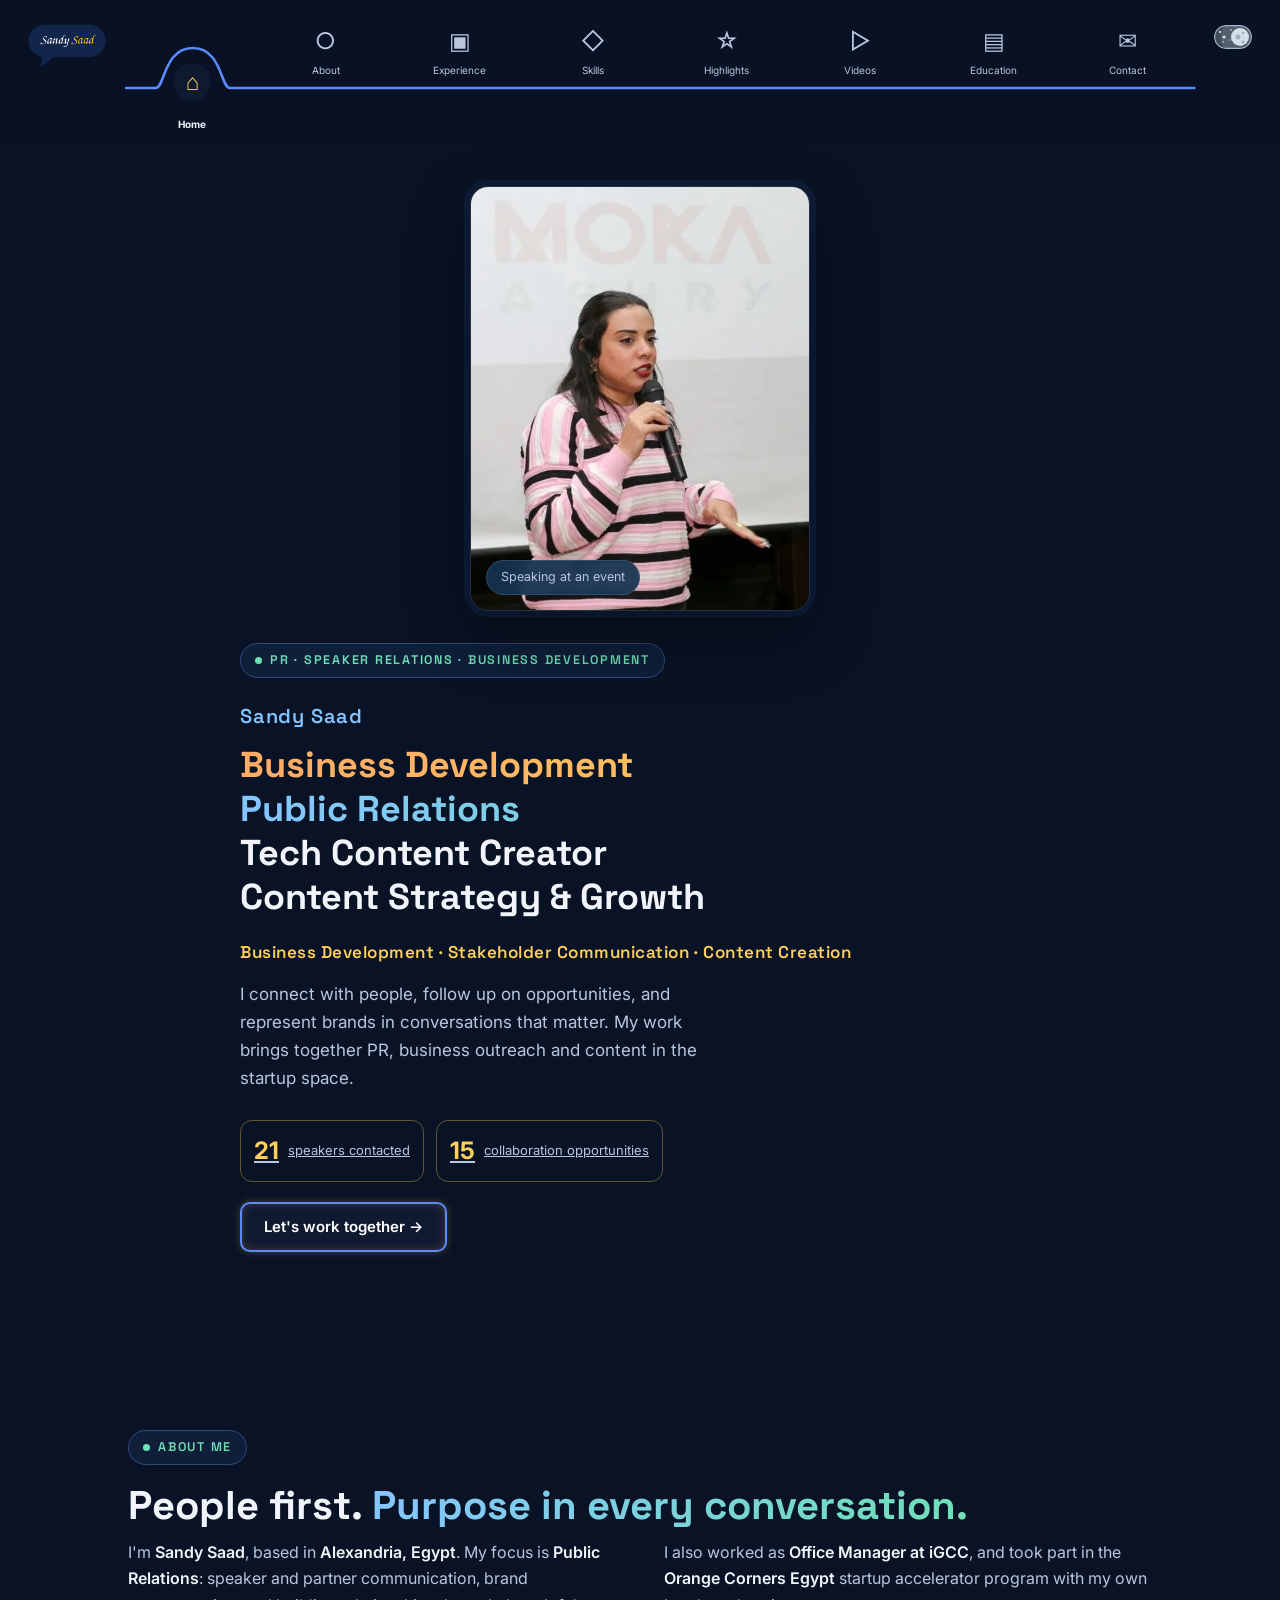
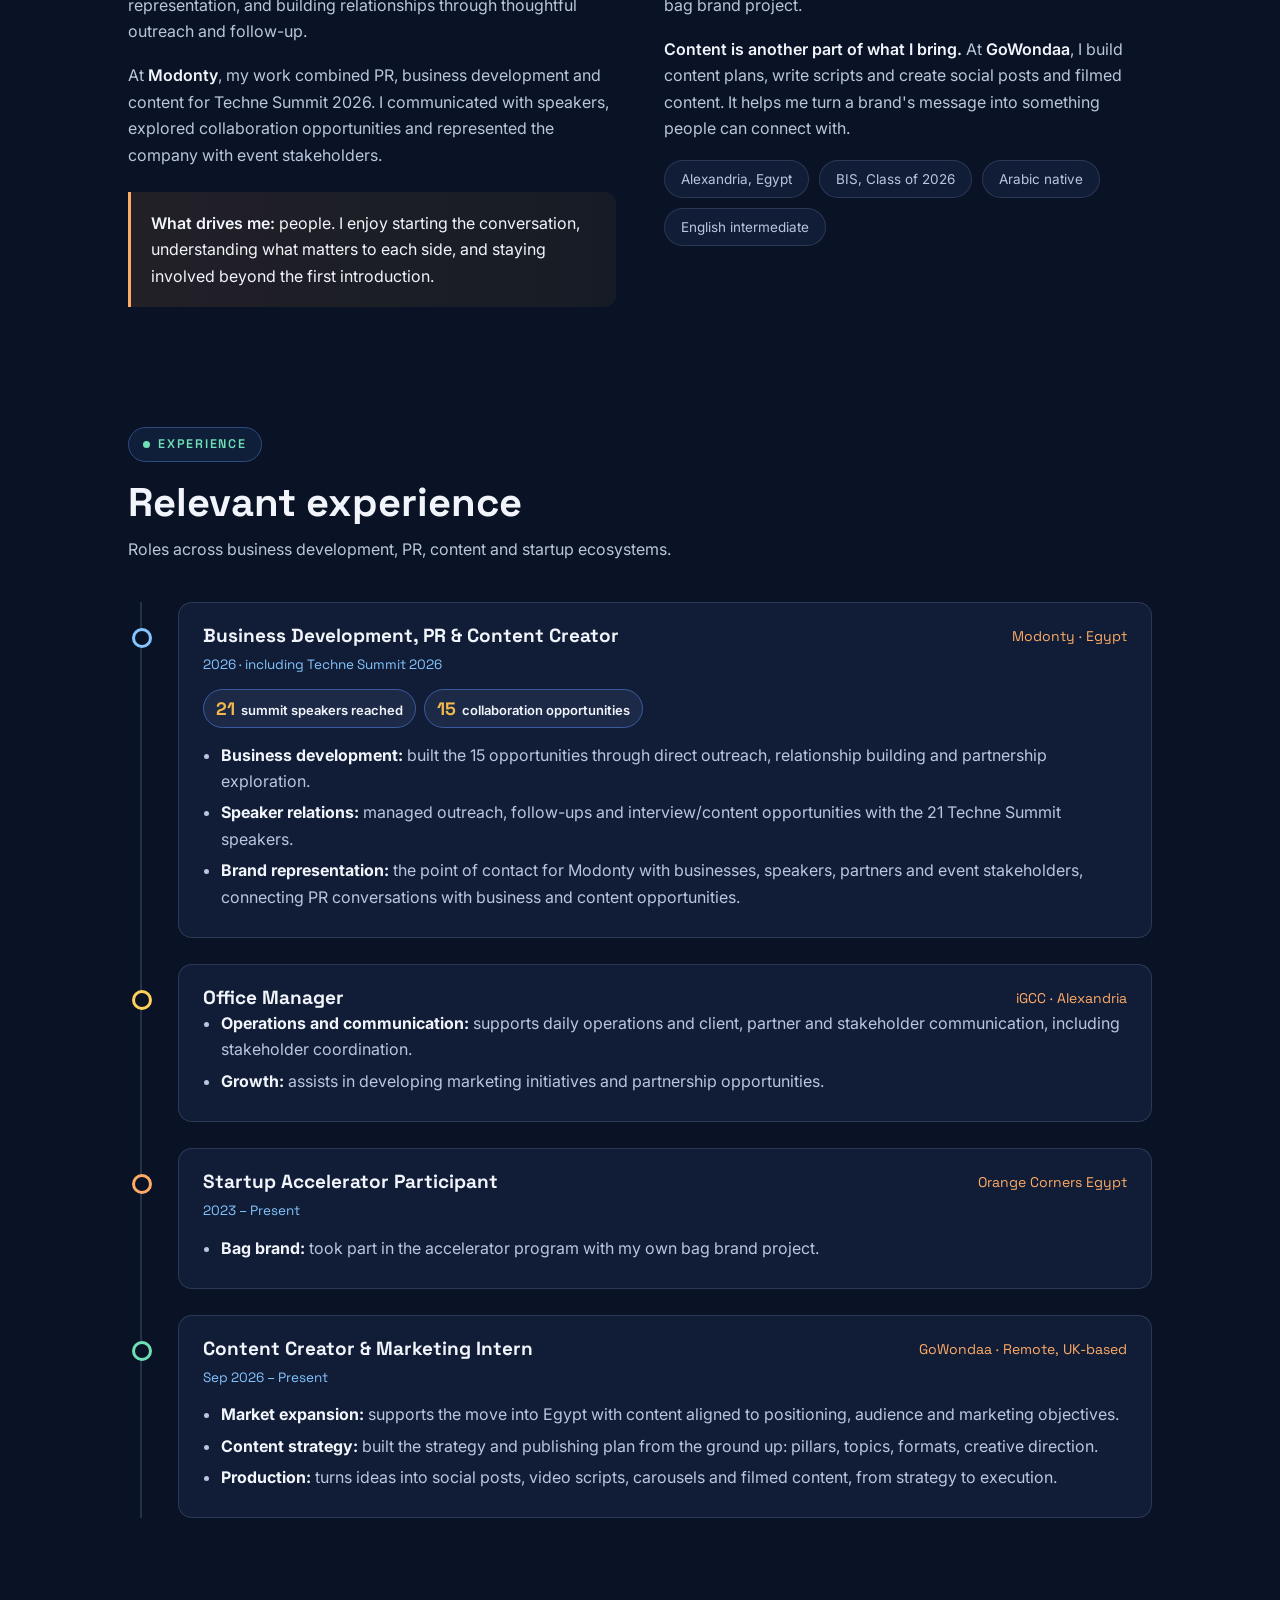
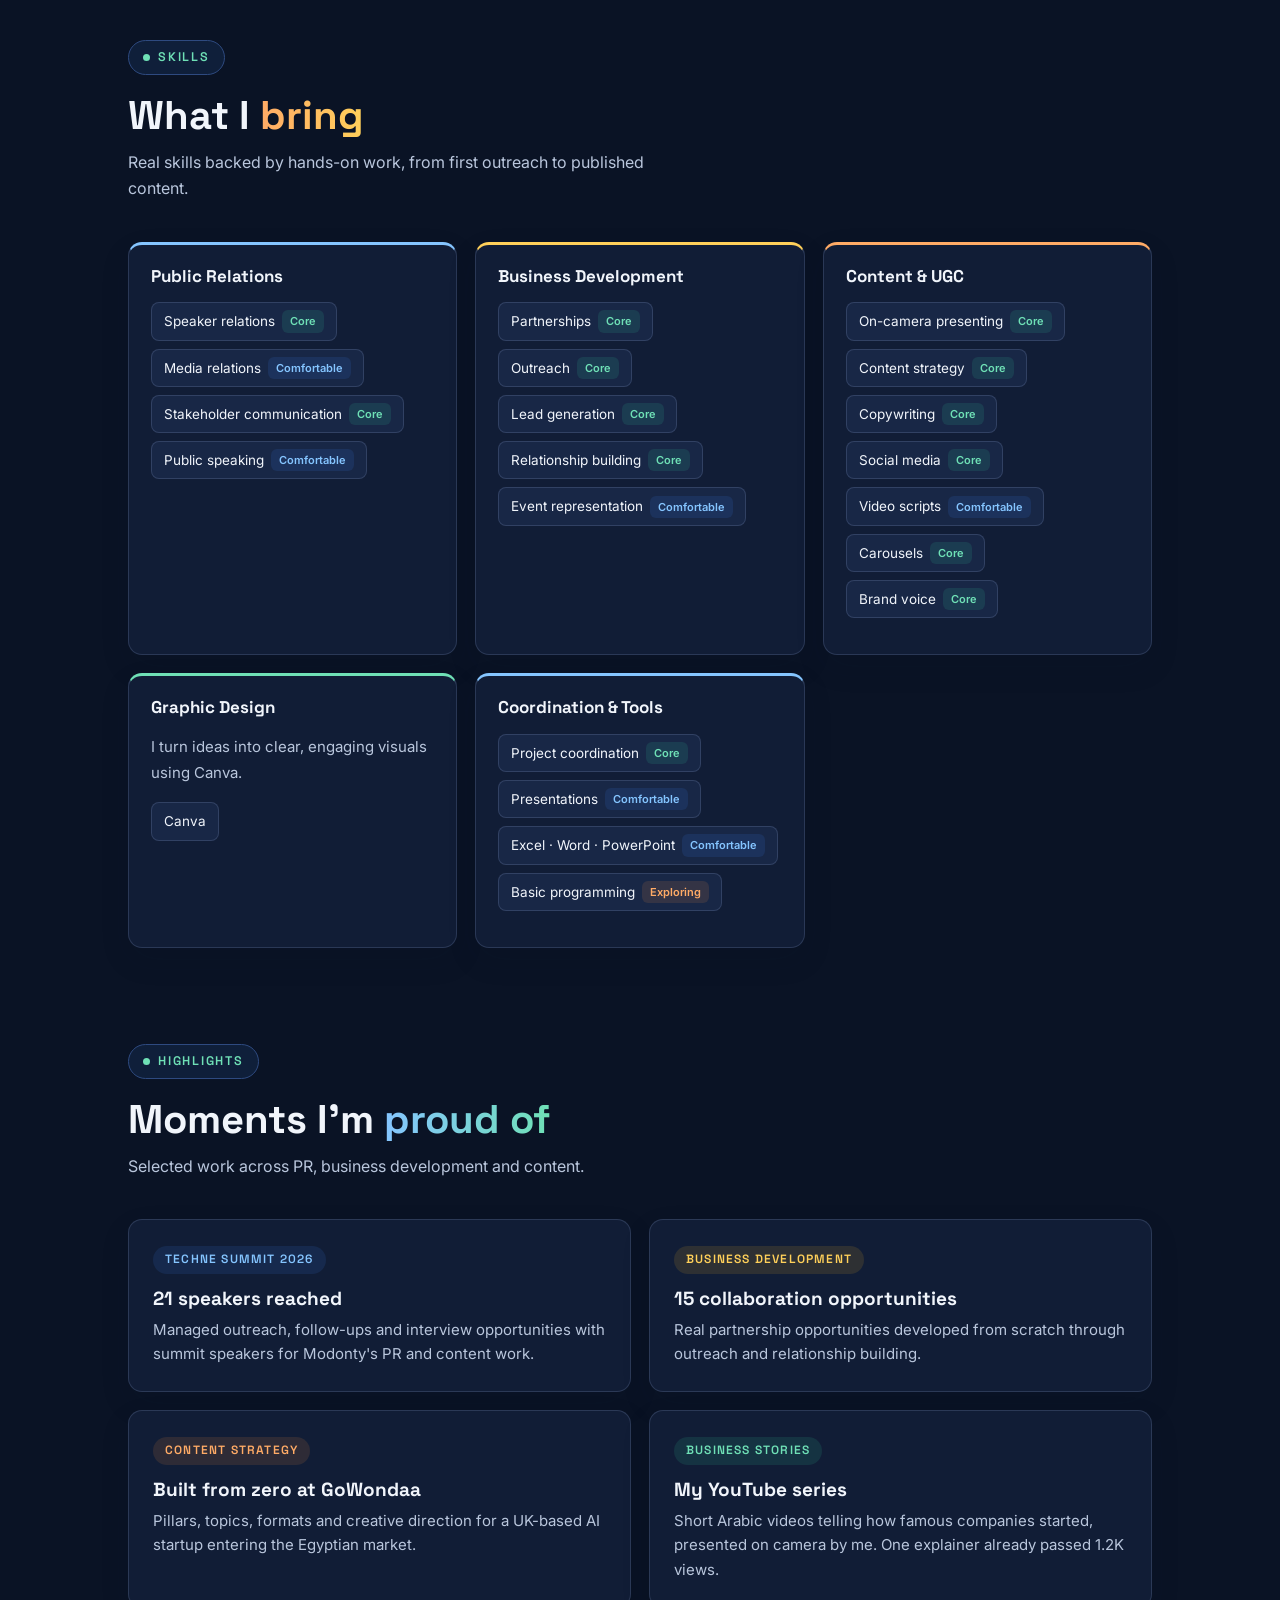
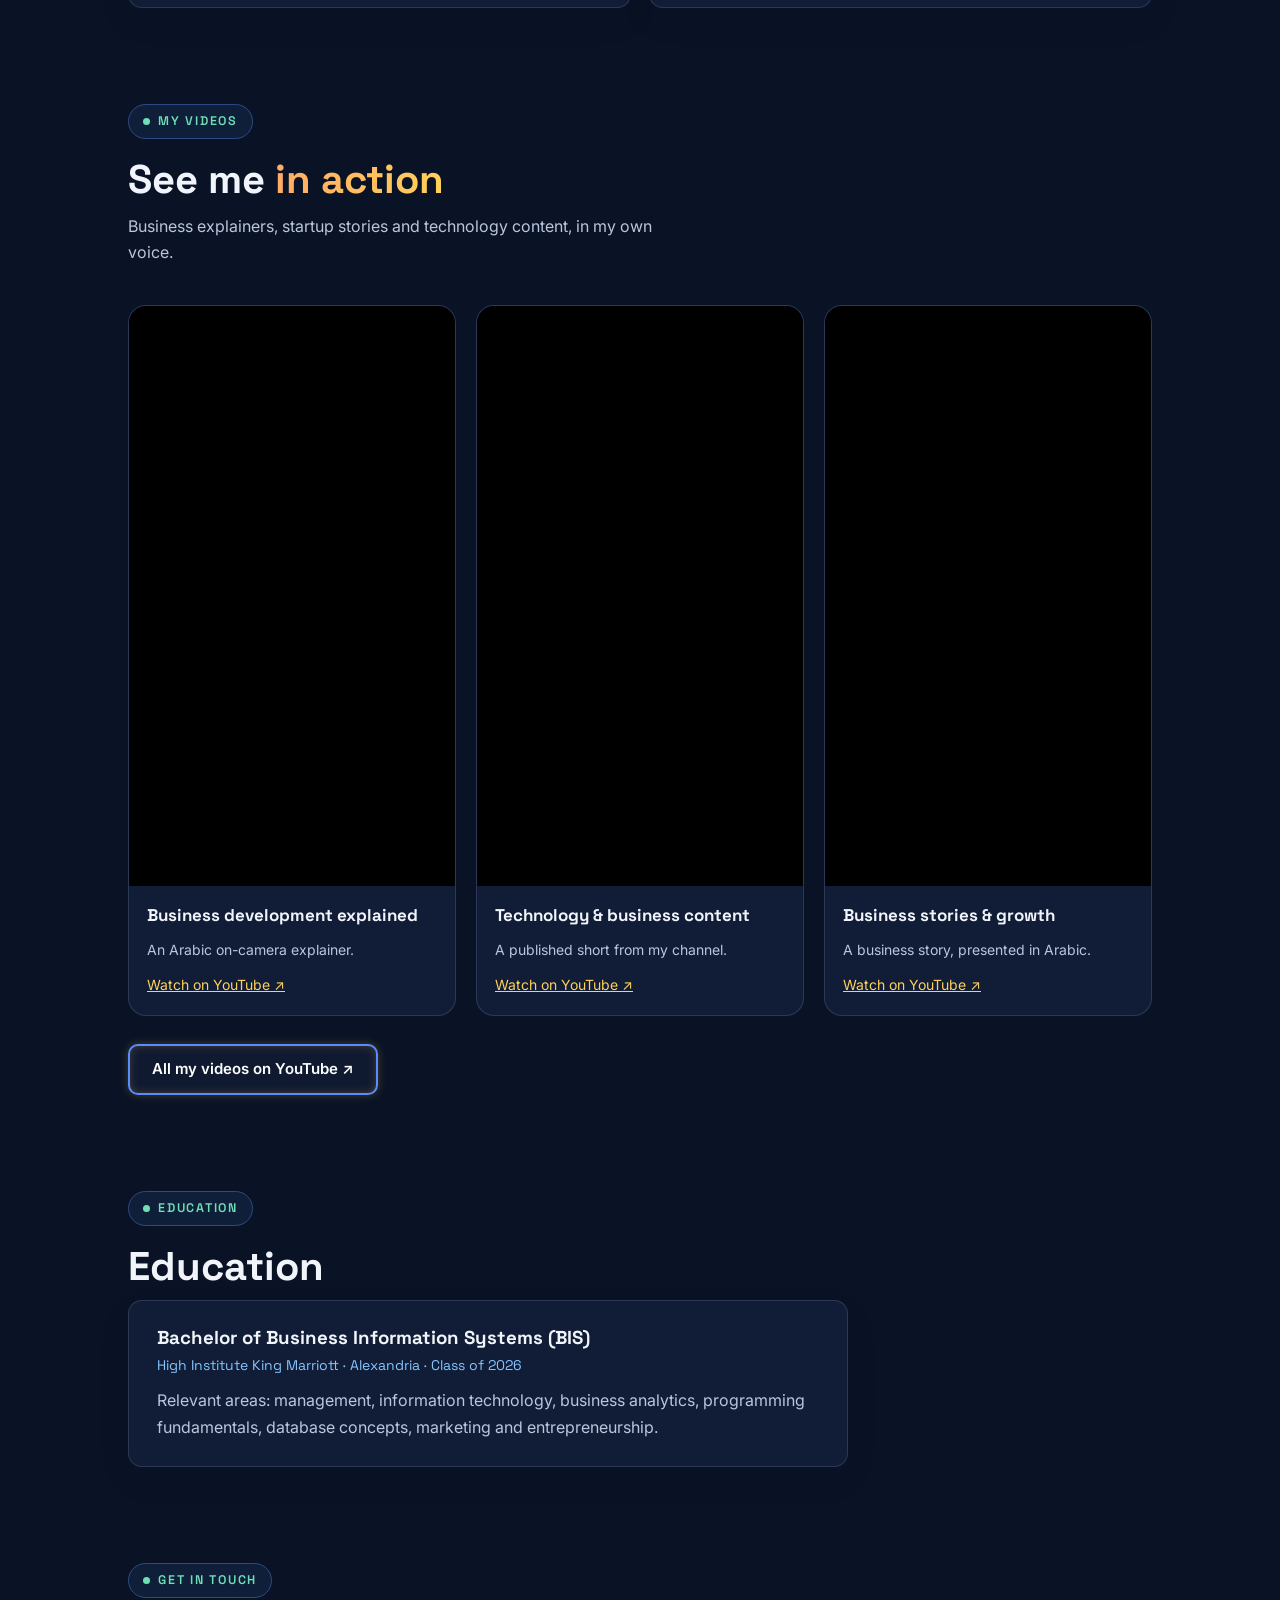
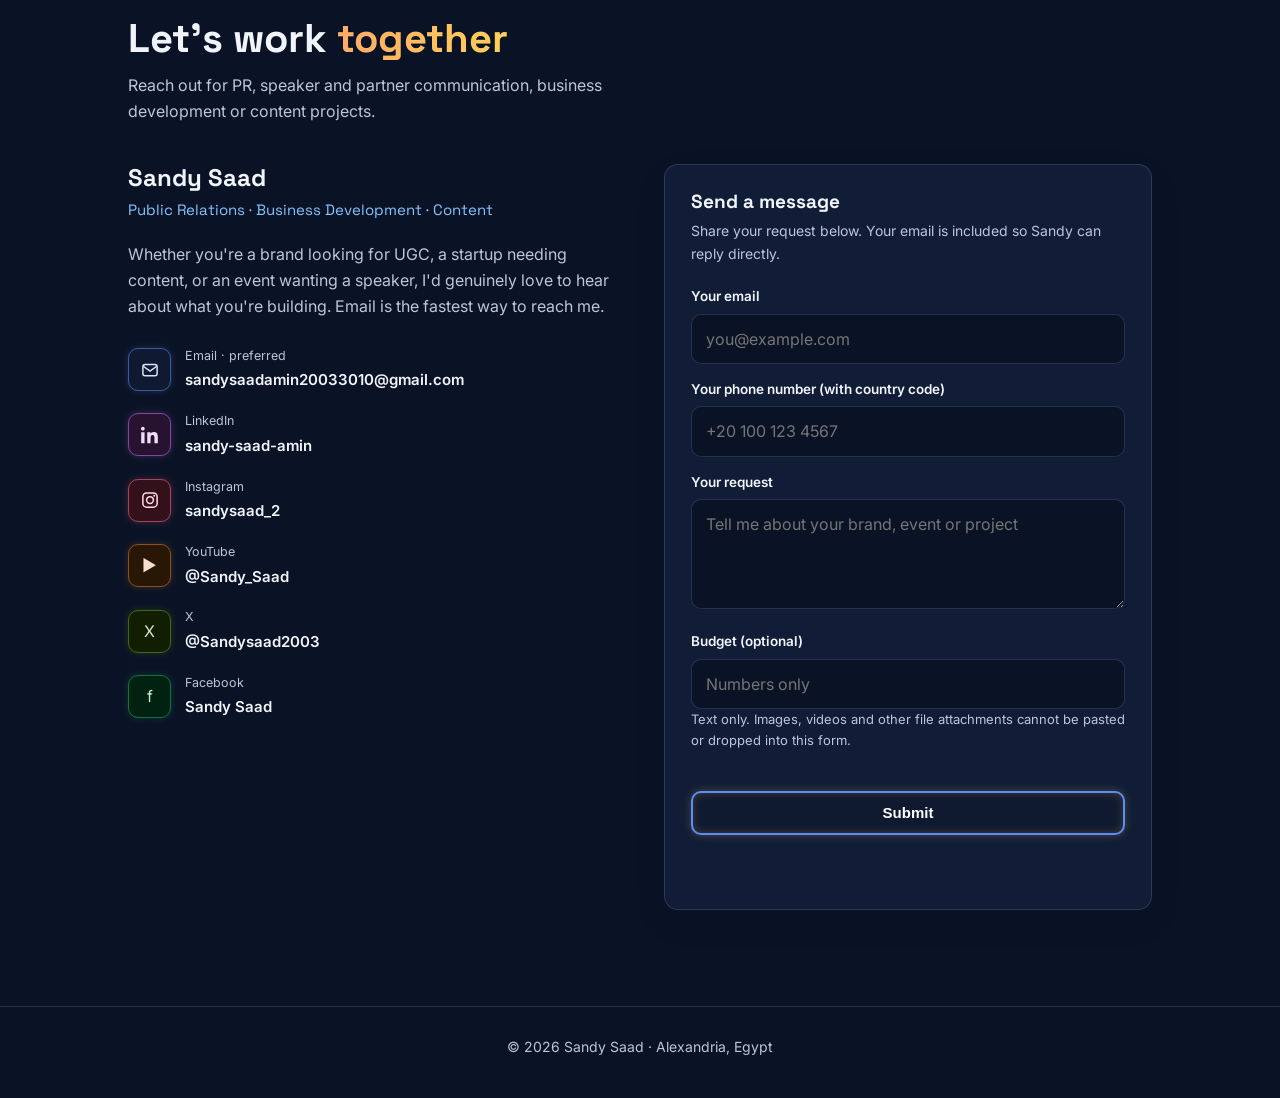
<file: index.html>
<!DOCTYPE html>

<html lang="en">
<head>
<meta charset="utf-8"/>
<meta content="width=device-width, initial-scale=1.0" name="viewport"/>
<title>Sandy Saad | Public Relations, Business Development &amp; Content</title>
<meta content="Sandy Saad is a UGC creator and on-camera content presenter helping brands tell stories people actually watch." name="description"/>
<meta content="Sandy Saad | Public Relations, Business Development &amp; Content" property="og:title"/>
<meta content="UGC and on-camera content for brands, backed by real business development and PR experience." property="og:description"/>
<meta content="website" property="og:type"/>
<meta content="https://sandysaadamin20033010-dev.github.io/sandy.jpg" property="og:image"/>
<link href="data:image/svg+xml,%3Csvg xmlns='http://www.w3.org/2000/svg' viewBox='0 0 64 64'%3E%3Crect width='64' height='64' rx='14' fill='%230b1020'/%3E%3Crect x='2.5' y='2.5' width='59' height='59' rx='12' fill='none' stroke='%233b82f6' stroke-width='3'/%3E%3Ctext x='32' y='42' font-family='Arial' font-weight='bold' font-size='26' fill='%2334d399' text-anchor='middle'%3ESS%3C/text%3E%3C/svg%3E" rel="icon"/>
<link href="https://fonts.googleapis.com" rel="preconnect"/>
<link crossorigin="" href="https://fonts.gstatic.com" rel="preconnect"/>
<link href="https://fonts.googleapis.com/css2?family=Space+Grotesk:wght@500;600;700&amp;family=Inter:wght@400;500;600&amp;display=swap" rel="stylesheet" media="print" onload="this.media='all'"/><noscript><link href="https://fonts.googleapis.com/css2?family=Space+Grotesk:wght@500;600;700&amp;family=Inter:wght@400;500;600&amp;display=swap" rel="stylesheet"/></noscript>
<style>
:root {
  --bg: #163451;
  --panel: #1d405f;
  --panel-2: #284e6e;
  --line: rgba(192,220,242,0.20);
  --text: #f4f8fc;
  --text-2: #c2d4e3;
  --blue: #85c5ff;
  --yellow: #ffd05a;
  --orange: #ffab66;
  --green: #6fe0b6;
}
* { box-sizing: border-box; margin: 0; padding: 0; }
html { scroll-behavior: smooth; }
body {
  background: var(--bg);
  color: var(--text);
  font-family: 'Inter', system-ui, sans-serif;
  font-size: 16px;
  line-height: 1.65;
  -webkit-font-smoothing: antialiased;
}
h1, h2, h3 { font-family: 'Space Grotesk', 'Inter', sans-serif; font-weight: 700; line-height: 1.15; }
a { color: inherit; }

/* nav */
nav {
  position: sticky; top: 0; z-index: 50;
  display: flex; align-items: center; gap: 28px;
  padding: 14px 32px;
  background: rgba(22,52,81,0.94);
  backdrop-filter: blur(12px);
  border-bottom: 1px solid var(--line);
}
.logo { display: flex; align-items: center; gap: 10px; font-family: 'Space Grotesk'; font-weight: 700; font-size: 19px; text-decoration: none; }
.logo .chip {
  width: 34px; height: 34px; border-radius: 9px;
  display: grid; place-items: center;
  font-size: 13px; color: var(--blue);
  border: 1.5px solid rgba(59,130,246,0.5);
  background: rgba(59,130,246,0.12);
}
.logo .accent { color: var(--orange); }
nav .links { display: flex; gap: 24px; margin-left: auto; }
nav .links a { white-space:nowrap; text-decoration: none; color: var(--text-2); font-size: 14.5px; font-weight: 500; }
nav .links a:hover { color: var(--text); }
.btn {
  display: inline-flex; align-items: center; gap: 8px;
  font-weight: 600; font-size: 15px;
  padding: 11px 22px; border-radius: 10px;
  text-decoration: none; border: 0; cursor: pointer;
}
.btn-grad {
  background: linear-gradient(90deg, var(--blue), var(--green));
  color: #fff;
}
.btn-grad:hover { opacity: 0.9; }
.btn-ghost {
  background: transparent; color: var(--text);
  border: 1.5px solid var(--line);
}
.btn-ghost:hover { border-color: rgba(255,255,255,0.25); }
.btn-warm {
  background: linear-gradient(90deg, var(--orange), var(--yellow));
  color: #1c1005;
}

@media(max-width:1150px){nav .links{display:none}nav>.btn{margin-left:auto;white-space:nowrap}.logo{white-space:nowrap;flex-shrink:0}}
body{background:radial-gradient(ellipse 700px 650px at 4% 0%,rgba(133,197,255,.11),transparent 75%),var(--bg)}
.btn-grad{color:#102c45;background:linear-gradient(105deg,var(--blue),var(--green))}
.pill{color:var(--green);border-color:rgba(111,224,182,.4);background:rgba(111,224,182,.08)}
.hero-proof a{border-color:rgba(255,208,90,.35)!important}
.skill-card,.hl-card,.edu-card,.form-card{box-shadow:0 12px 30px rgba(5,24,42,.10)}
/* layout */
.wrap { max-width: 1080px; margin: 0 auto; padding: 0 28px; }
section { padding: 88px 0 8px; scroll-margin-top: 76px; }

/* pill label */
.pill {
  display: inline-flex; align-items: center; gap: 8px;
  font-family: 'Space Grotesk'; font-size: 12.5px; font-weight: 600;
  letter-spacing: 0.14em; text-transform: uppercase;
  color: var(--green);
  border: 1px solid rgba(52,211,153,0.35);
  background: rgba(52,211,153,0.08);
  padding: 6px 14px; border-radius: 999px;
}
.pill .dot { width: 7px; height: 7px; border-radius: 50%; background: var(--green); }
.section-title { font-size: 40px; margin: 18px 0 10px; }
.section-sub { color: var(--text-2); max-width: 560px; margin-bottom: 40px; }

/* hero */
.hero {
  display: flex; align-items: center; gap: 56px;
  padding: 72px 0 64px;
}
.hero-text { flex: 1 1 58%; }
.hero-name {
  font-family: 'Space Grotesk'; font-size: 20px; font-weight: 600;
  color: var(--blue); margin: 22px 0 10px; letter-spacing: 0.04em;
}
.hero h1 { font-size: 52px; }
.grad-cool {
  background: linear-gradient(90deg, var(--blue), var(--green));
  -webkit-background-clip: text; background-clip: text; color: transparent;
}
.grad-warm {
  background: linear-gradient(90deg, var(--orange), var(--yellow));
  -webkit-background-clip: text; background-clip: text; color: transparent;
}
.hero .keywords {
  font-family: 'Space Grotesk'; font-weight: 600; font-size: 17px;
  color: var(--yellow); margin: 18px 0 14px; letter-spacing: 0.03em;
}
.hero .quote { color: var(--text-2); font-size: 17px; max-width: 480px; margin-bottom: 28px; }
.hero .cta { display: flex; gap: 14px; flex-wrap: wrap; margin-bottom: 26px; }
.socials { display: flex; gap: 12px; }
.socials a {
  width: 42px; height: 42px; border-radius: 10px;
  display: grid; place-items: center;
  border: 1.5px solid var(--line); color: var(--text-2);
}
.socials a:hover { color: var(--text); border-color: rgba(255,255,255,0.25); }
.hero-photo { flex: 0 0 340px; position: relative; }
.hero-photo img {
  width: 100%; border-radius: 18px; display: block;
  object-fit: cover; aspect-ratio: 4/5; object-position: 50% 18%;
  border: 1px solid var(--line);
  box-shadow: 0 0 0 6px rgba(59,130,246,0.08), 0 24px 60px rgba(0,0,0,0.45);
}
.hero-photo .tag {
  position: absolute; bottom: 16px; left: 16px;
  background: rgba(22,52,81,0.92); backdrop-filter: blur(8px);
  border: 1px solid var(--line); border-radius: 999px;
  font-size: 12.5px; color: var(--text-2);
  padding: 6px 14px;
}

/* about */
.about-grid { display: grid; grid-template-columns: 1fr 1fr; gap: 48px; align-items: start; }
.about-copy p { color: var(--text-2); margin-bottom: 18px; }
.about-copy strong { color: var(--text); font-weight: 600; }
.highlight {
  border-left: 3px solid var(--orange);
  background: linear-gradient(90deg, rgba(251,146,60,0.10), rgba(251,191,36,0.05));
  border-radius: 0 12px 12px 0;
  padding: 18px 20px; margin: 24px 0;
  color: var(--text);
}
.fact-chips { display: flex; flex-wrap: wrap; gap: 10px; margin-top: 8px; }
.fact-chips span {
  border: 1px solid var(--line); background: var(--panel);
  border-radius: 999px; padding: 7px 16px;
  font-size: 13.5px; color: var(--text-2);
}

/* timeline */
.timeline { position: relative; margin-left: 12px; padding-left: 36px; border-left: 2px solid var(--line); }
.t-item { position: relative; margin-bottom: 26px; }
.t-item::before {
  content: ""; position: absolute; left: -46px; top: 26px;
  width: 14px; height: 14px; border-radius: 50%;
  background: var(--bg); border: 3px solid var(--blue);
}
.t-item:nth-child(4n+2)::before { border-color: var(--yellow); }
.t-item:nth-child(4n+3)::before { border-color: var(--orange); }
.t-item:nth-child(4n+4)::before { border-color: var(--green); }
.t-card {
  background: var(--panel); border: 1px solid var(--line);
  border-radius: 14px; padding: 22px 24px;
}
.t-card .row { display: flex; justify-content: space-between; gap: 16px; flex-wrap: wrap; }
.t-card h3 { font-size: 19px; }
.t-card .where { font-family: 'Space Grotesk'; font-size: 14px; color: var(--orange); }
.t-card .when { font-family: 'Space Grotesk'; font-size: 13.5px; color: var(--blue); margin: 6px 0 12px; }
.t-card ul { padding-left: 18px; color: var(--text-2); }
.t-card li { margin-bottom: 5px; }

/* skills */
.skill-grid { display: grid; grid-template-columns: repeat(3, 1fr); gap: 18px; }
.skill-card {
  background: var(--panel); border: 1px solid var(--line);
  border-radius: 14px; padding: 22px;
  border-top: 3px solid var(--blue);
}
.skill-card:nth-child(4n+2) { border-top-color: var(--yellow); }
.skill-card:nth-child(4n+3) { border-top-color: var(--orange); }
.skill-card:nth-child(4n+4) { border-top-color: var(--green); }
.skill-card h3 { font-size: 17px; margin-bottom: 16px; }
.chips { display: flex; flex-wrap: wrap; gap: 8px; }
.chip {
  display: inline-flex; align-items: center; gap: 7px;
  background: var(--panel-2); border: 1px solid var(--line);
  border-radius: 8px; padding: 7px 12px; font-size: 13.5px;
}
.lvl { font-size: 11px; font-weight: 600; padding: 2px 8px; border-radius: 6px; }
.lvl.core { color: var(--green); background: rgba(52,211,153,0.12); }
.lvl.comfy { color: var(--blue); background: rgba(59,130,246,0.12); }
.lvl.explore { color: var(--orange); background: rgba(251,146,60,0.12); }

/* highlights */
.hl-grid { display: grid; grid-template-columns: repeat(2, 1fr); gap: 18px; }
.hl-card {
  background: var(--panel); border: 1px solid var(--line);
  border-radius: 14px; padding: 24px;
}
.hl-card .tagline {
  display: inline-block; font-family: 'Space Grotesk'; font-size: 12px; font-weight: 600;
  letter-spacing: 0.1em; text-transform: uppercase;
  padding: 4px 12px; border-radius: 999px; margin-bottom: 14px;
}
.hl-card:nth-child(4n+1) .tagline { color: var(--blue); background: rgba(59,130,246,0.12); }
.hl-card:nth-child(4n+2) .tagline { color: var(--yellow); background: rgba(251,191,36,0.12); }
.hl-card:nth-child(4n+3) .tagline { color: var(--orange); background: rgba(251,146,60,0.12); }
.hl-card:nth-child(4n+4) .tagline { color: var(--green); background: rgba(52,211,153,0.12); }
.hl-card h3 { font-size: 19px; margin-bottom: 8px; }
.hl-card p { color: var(--text-2); font-size: 15px; }

/* education */
.edu-card {
  background: var(--panel); border: 1px solid var(--line);
  border-radius: 14px; padding: 26px 28px; max-width: 720px;
}
.edu-card .where { font-family: 'Space Grotesk'; font-size: 14px; color: var(--blue); margin: 6px 0 10px; }
.edu-card p { color: var(--text-2); }

/* contact */
.contact-grid { display: grid; grid-template-columns: 1fr 1fr; gap: 48px; align-items: start; }
.contact-id h3 { font-size: 24px; margin-bottom: 6px; }
.contact-id .role { font-family: 'Space Grotesk'; color: var(--blue); font-size: 15px; margin-bottom: 18px; }
.contact-id > p { color: var(--text-2); margin-bottom: 26px; }
.c-row { display: flex; align-items: center; gap: 14px; margin-bottom: 18px; text-decoration: none; }
.c-row .ico {
  width: 42px; height: 42px; border-radius: 10px; flex: none;
  display: grid; place-items: center;
  border: 1.5px solid var(--line); color: var(--blue);
  background: var(--panel);
}
.c-row .k { font-size: 12.5px; color: var(--text-2); display: block; }
.c-row .v { font-weight: 600; font-size: 15px; }
.c-row .v .pref { color: var(--green); font-size: 12px; font-weight: 600; }
.c-row:hover .v { color: var(--blue); }
.form-card {
  background: var(--panel); border: 1px solid var(--line);
  border-radius: 14px; padding: 26px;
}
.form-card h3 { font-size: 19px; margin-bottom: 6px; }
.form-card > p { color: var(--text-2); font-size: 14px; margin-bottom: 20px; }
.form-card label { display: block; font-size: 13.5px; font-weight: 600; margin: 14px 0 6px; }
.form-card input, .form-card textarea {
  width: 100%; background: var(--bg); color: var(--text);
  border: 1px solid var(--line); border-radius: 10px;
  padding: 11px 14px; font: inherit; font-size: 14.5px;
}
.form-card input:focus, .form-card textarea:focus { outline: none; border-color: var(--blue); }
.form-card textarea { min-height: 110px; resize: vertical; }
.form-card button { margin-top: 20px; width: 100%; justify-content: center; }
.form-card button:disabled { opacity: 0.6; cursor: wait; }
.form-status { margin-top: 14px; font-size: 14px; min-height: 1em; color: var(--text-2); }
.form-status.ok { color: var(--green); font-weight: 600; }
.form-status.err { color: var(--yellow); }
.form-status.err a { color: var(--yellow); text-decoration: underline; }

footer {
  margin-top: 88px; padding: 28px 0 40px;
  border-top: 1px solid var(--line);
  text-align: center; color: var(--text-2); font-size: 14px;
}

@media (max-width: 860px) {
  nav { padding: 12px 18px; gap: 14px; }
  nav .links { display: none; }
  .hero { flex-direction: column; align-items: flex-start; gap: 36px; }
  .hero-photo { flex: none; width: 100%; max-width: 360px; }
  .hero h1 { font-size: 38px; }
  .section-title { font-size: 30px; }
  .about-grid, .contact-grid, .hl-grid { grid-template-columns: 1fr; }
  .skill-grid { grid-template-columns: 1fr; }
}
.hero-proof {display:flex;gap:12px;flex-wrap:wrap;margin:20px 0;}
.hero-proof a {display:flex;align-items:center;gap:9px;border:1px solid var(--line);padding:10px 13px;border-radius:12px;color:var(--text-2);font-size:13px;}
.hero-proof strong {color:var(--yellow);font-size:24px;}
@media(max-width:600px){.hero h1{font-size:38px;line-height:1.12}.hero-proof{gap:8px}.hero-proof a{font-size:12px;padding:8px 10px}.hero-proof strong{font-size:21px}}
.hero h1.roles-title{font-size:36px;line-height:1.23}.roles-title>span:not(.role-divider){display:block}.roles-title .role-divider{display:none}@media(max-width:600px){.hero h1.roles-title{font-size:30px;line-height:1.25}}
.video-grid{display:grid;grid-template-columns:repeat(3,minmax(0,1fr));gap:20px;margin:28px 0}.video-card{background:var(--panel);border:1px solid var(--line);border-radius:18px;overflow:hidden}.video-card iframe{display:block;width:100%;aspect-ratio:9/16;border:0;background:#000}.video-copy{padding:18px}.video-copy h3{font-size:17px;line-height:1.4}.video-copy p{font-size:14px;color:var(--text-2);margin:10px 0}.video-copy a{font-size:14px;color:var(--yellow)}@media(max-width:700px){.video-grid{grid-template-columns:1fr}.video-card{max-width:360px;margin:auto;width:100%}}

/* Approved interaction and theme treatment. */
:root{--bg:#193f61;--panel:#204b6c;--panel-2:#285879;--text:#f2f7fc;--text-2:#c4d9e8;--line:rgba(185,216,238,.22)}
body{background:var(--bg);padding-bottom:105px;transition:background .3s,color .3s}nav{background:rgba(25,63,97,.96)}
.btn-grad,.btn-warm,.btn-ghost{background:#102c47;color:#fff;border:2px solid #65d9ae;box-shadow:inset 0 0 9px #efa24d70,0 0 8px #e9cf5570,0 0 20px #e9cf5530;transition:box-shadow .2s,transform .2s}
.btn-grad:hover,.btn-warm:hover,.btn-ghost:hover{opacity:1;color:#fff;border-color:#8cebd0;box-shadow:inset 0 0 12px #efa24d88,0 0 12px #e9cf5570,0 0 25px #e9cf5540;transform:translateY(-2px)}
.btn:focus-visible,.toggle:focus-visible,.nav-item:focus-visible,.c-row:focus-visible{outline:3px solid #f2d56b;outline-offset:5px}
.toggle{flex-shrink:0;width:91px;height:43px;border-radius:28px;border:2px solid #718b9e;background:#172335;position:relative;overflow:hidden;box-shadow:inset 0 3px 8px #0007;cursor:pointer}
.toggle .stars{color:white;position:absolute;font-size:13px;left:9px;top:7px;letter-spacing:3px}.toggle .clouds{position:absolute;left:17px;bottom:-14px;color:#e6f5ff;font-size:55px;opacity:0;transition:.4s}.toggle .orb{position:absolute;top:3px;left:49px;width:33px;height:33px;border-radius:50%;background:#dce4eb;box-shadow:0 2px 5px #0005;transition:.4s}.toggle .orb:after{content:'';position:absolute;top:8px;left:8px;width:11px;height:11px;border-radius:50%;background:#b2becb;box-shadow:12px 10px 0 -2px #b2becb}
body.day{--bg:#e6f0f8;--panel:#fff;--panel-2:#d2e5f3;--text:#173750;--text-2:#38566d;--line:#aac4d7;--blue:#21628b;--yellow:#7d6119;--orange:#9c5019;--green:#21664f}
.day nav{background:rgba(230,240,248,.96)}.day .toggle{background:#7cc9f4}.day .orb{left:4px;background:#ffdb47}.day .orb:after{opacity:0}.day .stars{opacity:0}.day .clouds{opacity:1}
.day .grad-cool{background:none;color:#21628b;-webkit-text-fill-color:#21628b}.day .grad-warm{background:none;color:#9c5019;-webkit-text-fill-color:#9c5019}.day .pill{color:#21664f;background:#d8ebe2;border-color:#7cb99e}.day .hero-proof a{border-color:#8fabc0!important}.day .hero-photo .tag{background:#dcebf5f0}.day .lvl{color:#21664f}.day .hl-card .tagline{color:#214e6e}.day .form-status.err{color:#ab2727}.day .form-status.ok{color:#21664f}
.demo-nav{position:fixed;z-index:100;bottom:18px;left:50%;transform:translateX(-50%);width:min(440px,calc(100% - 36px));display:flex;background:#f4f8fb;border-radius:18px;box-shadow:0 10px 30px #0004;padding:9px 5px 7px;justify-content:space-around;color:#173b56}
.nav-item{position:relative;display:flex;flex-direction:column;align-items:center;gap:3px;width:75px;cursor:pointer;border:0;background:none;color:#587080;font:11px Inter,sans-serif;z-index:2;min-height:48px}.nav-item .icon{display:grid;place-items:center;width:40px;height:35px;font-size:21px;transition:.3s}.nav-item.active .icon{border-radius:50%;background:#75dac9;color:#123f59;transform:translateY(-21px);box-shadow:0 0 0 8px var(--bg),0 0 0 9px #8cebdc}.nav-item.active .name{transform:translateY(-8px);color:#133f59;font-weight:700}
.neon-ico{display:grid;place-items:center;width:43px!important;height:43px!important;flex-shrink:0;border-radius:11px;background:#123348!important;color:#bafff7!important;border:1px solid #56ddc7;box-shadow:0 0 6px #27d8be88,0 0 15px #27d8be33;filter:hue-rotate(var(--hue));transition:box-shadow .2s}.c-row:hover .neon-ico{box-shadow:0 0 10px #27d8beaa,0 0 23px #27d8be66}
@media(max-width:600px){nav{gap:12px;padding:12px 18px}nav>.btn{display:none}.toggle{margin-left:auto}.logo{font-size:18px}}
@media(prefers-reduced-motion:reduce){html{scroll-behavior:auto}*,*:before,*:after{transition:none!important;animation:none!important}.btn:hover{transform:none}}
body{padding-bottom:180px}.demo-nav{display:grid;grid-template-columns:repeat(5,1fr);gap:12px 0;width:min(620px,calc(100% - 28px));padding:14px 5px 9px;bottom:12px}.nav-item{width:auto;min-width:0;min-height:48px;text-decoration:none}.nav-item .name{font-size:10px;white-space:nowrap}.nav-item.active .icon{transform:translateY(-7px);box-shadow:0 0 0 5px var(--bg),0 0 0 6px #8cebdc}.nav-item.active .name{transform:translateY(-2px)}.nav-item .icon{height:29px;width:34px;font-size:20px}@media(max-width:1300px){nav .links{display:none}nav>.btn{margin-left:auto}}@media(min-width:1000px){.demo-nav{grid-template-columns:repeat(10,1fr);width:min(940px,calc(100% - 48px));gap:0}body{padding-bottom:120px}}
/* One top navigation only, including the curved active marker. */
body{padding-bottom:0}nav{display:grid;grid-template-columns:1fr auto;gap:22px 20px;padding:14px 28px 12px;overflow:visible}nav .logo{grid-column:1}nav .toggle{grid-column:2;margin:0}.demo-nav{position:static;grid-column:1/-1;transform:none;width:100%;max-width:1120px;justify-self:center;margin-top:4px;display:grid;grid-template-columns:repeat(10,minmax(0,1fr));padding:12px 5px 7px;gap:0;border-radius:16px;box-shadow:0 4px 15px #0002}.nav-item{min-height:46px}.nav-item.active .icon{transform:translateY(-11px);box-shadow:0 0 0 6px var(--bg),0 0 0 7px #8cebdc}.nav-item .icon{transition:transform .25s}.nav-item:focus-visible{outline:2px solid #9c701b;outline-offset:0}section{scroll-margin-top:180px}#top{scroll-margin-top:180px}
@media(max-width:700px){nav{padding:12px 14px 10px;gap:15px 12px}.demo-nav{grid-template-columns:repeat(5,minmax(0,1fr));gap:12px 0;padding:12px 3px 7px;margin-top:0}.nav-item .name{font-size:10px}.nav-item.active .icon{transform:translateY(-6px);box-shadow:0 0 0 4px var(--bg),0 0 0 5px #8cebdc}section,#top{scroll-margin-top:245px}.hero{padding-top:40px}}

.socials a{position:relative;background:#102c47;color:#efffff;border:1px solid #65d9ae;box-shadow:0 0 8px #65d9ae60,inset 0 0 7px #44d3cb35;transition:transform .25s,box-shadow .25s,color .25s}.socials a:nth-child(2){border-color:#eb76cf;box-shadow:0 0 9px #ed62c04d}.socials a:nth-child(3){border-color:#73b8ff;box-shadow:0 0 9px #58b4ff60}.socials a:hover,.socials a:focus-visible{transform:translateY(-4px);color:white;box-shadow:0 0 18px #67e9cfaa}.day .socials a{background:#102c47;color:white}.nav-item.active:before{content:'';position:absolute;top:-26px;left:50%;transform:translateX(-50%);width:56px;height:56px;background:var(--bg);border-radius:50%;z-index:-1}.nav-item.active .icon{transform:translateY(-15px);border-radius:50%;height:34px;background:#e8ffff;box-shadow:0 0 8px #49d9e4,0 0 0 3px #317785;color:#18475e}.nav-item.active .name{transform:translateY(-8px)}.demo-nav{padding-top:18px;margin-top:12px}
@media(max-width:700px){.demo-nav{gap:19px 0;margin-top:6px}.nav-item.active:before{top:-24px;width:49px;height:49px}.nav-item.active .icon{transform:translateY(-10px);height:29px}.nav-item.active .name{transform:translateY(-3px)}}

/* Approved header-row sample, preview only. */
nav,.day nav{display:flex;align-items:flex-start;gap:20px;padding:16px 28px 4px;background:var(--bg);border:0;backdrop-filter:none;overflow:visible}
nav .logo{flex:none;margin-top:8px}nav .toggle{order:3;margin:9px 0 0;flex:none}
.nav-shell{position:relative;flex:1;min-width:0;height:124px}
.demo-nav{position:relative;left:auto;top:auto;bottom:auto;right:auto;display:flex;align-items:flex-start;justify-content:flex-start;overflow-x:auto;scrollbar-width:none;transform:none;grid-column:auto;margin:0;padding:0;width:100%;height:124px;background:transparent;border-radius:0;box-shadow:none;gap:0;scroll-behavior:smooth}
.demo-nav::-webkit-scrollbar{display:none}.header-curve{position:absolute;inset:0;width:100%;height:122px;pointer-events:none;z-index:1;overflow:visible}
.header-curve path{fill:none;stroke:#6fe0b6;stroke-width:2.5;stroke-linecap:round}
.nav-item{flex:1 0 65px;min-width:0;height:120px;min-height:120px;gap:0;padding:0;z-index:2;text-align:center;color:var(--text-2)}
.nav-item .icon{position:absolute;top:6px;left:50%;transform:translateX(-50%);display:grid;place-items:center;width:38px;height:38px;font-size:23px;transition:top .28s,background .28s,color .28s}
.nav-item .name{position:absolute;top:47px;left:0;right:0;font-size:10px;line-height:15px;white-space:nowrap;transition:top .28s;color:var(--text-2)}
.nav-item.active:before{display:none}.nav-item.active .icon{top:47px;transform:translateX(-50%);height:38px;width:38px;border-radius:50%;background:#102c47;color:#ffd05a;box-shadow:none}
.nav-item.active .name{top:101px;transform:none;color:var(--text);font-weight:700}
.toggle,.day .toggle{width:38px;height:24px;border-radius:20px;border:1.5px solid #6fe0b6;background:#102c47;box-shadow:none}.toggle .stars,.toggle .clouds{display:none}.toggle .orb,.day .toggle .orb{width:14px;height:14px;top:3.5px;left:18px;background:#ffd05a;box-shadow:none}.day .toggle .orb{left:3px}.toggle .orb:after{display:none}
.hero{padding-top:110px}section,#top{scroll-margin-top:160px}
@media(max-width:1100px){nav{gap:12px;padding:12px 16px 0}.nav-item{flex:0 0 78px}nav .logo{font-size:0;gap:0}nav .logo .chip{font-size:13px}.nav-shell{height:128px}nav .toggle{margin-top:9px}.hero{padding-top:90px}}
@media(prefers-reduced-motion:reduce){.demo-nav{scroll-behavior:auto}.nav-item .icon,.nav-item .name{transition:none}}

/* Exact-size illustrated day/night toggle. */
.toggle{width:38px;height:24px;border:0;background:transparent url("data:image/svg+xml,%3Csvg%20xmlns%3D%22http%3A%2F%2Fwww.w3.org%2F2000%2Fsvg%22%20width%3D%2238%22%20height%3D%2224%22%20viewBox%3D%220%200%2038%2024%22%3E%3Cg%20transform%3D%22translate%280%200%29%20scale%281%29%22%3E%3Cdefs%3E%3CclipPath%20id%3D%22c0-0-1%22%3E%3Crect%20width%3D%2238%22%20height%3D%2224%22%20rx%3D%2212%22%2F%3E%3C%2FclipPath%3E%3C%2Fdefs%3E%3Cg%20clip-path%3D%22url%28%23c0-0-1%29%22%3E%3Crect%20width%3D%2238%22%20height%3D%2224%22%20fill%3D%22%23172335%22%2F%3E%3Ccircle%20cx%3D%2226%22%20cy%3D%2212%22%20r%3D%2235%22%20fill%3D%22%23eef7ff%22%20opacity%3D%22.10%22%2F%3E%3Ccircle%20cx%3D%2226%22%20cy%3D%2212%22%20r%3D%2227%22%20fill%3D%22%23eef7ff%22%20opacity%3D%22.10%22%2F%3E%3Ccircle%20cx%3D%2226%22%20cy%3D%2212%22%20r%3D%2219%22%20fill%3D%22%23eef7ff%22%20opacity%3D%22.10%22%2F%3E%3Ccircle%20cx%3D%226%22%20cy%3D%227%22%20r%3D%221%22%20fill%3D%22white%22%2F%3E%3Ccircle%20cx%3D%229%22%20cy%3D%2217%22%20r%3D%220.7%22%20fill%3D%22white%22%2F%3E%3Ccircle%20cx%3D%2217%22%20cy%3D%225%22%20r%3D%220.7%22%20fill%3D%22white%22%2F%3E%3Ccircle%20cx%3D%2216%22%20cy%3D%2215%22%20r%3D%220.6%22%20fill%3D%22white%22%2F%3E%3Cpath%20d%3D%22M10%2010l.7%201.5%201.6.6-1.6.6-.7%201.5-.6-1.5-1.5-.6%201.5-.6Z%22%20fill%3D%22white%22%2F%3E%3Ccircle%20cx%3D%2226%22%20cy%3D%2212.8%22%20r%3D%229%22%20fill%3D%22%23000%22%20opacity%3D%22.2%22%2F%3E%3Ccircle%20cx%3D%2226%22%20cy%3D%2212%22%20r%3D%229%22%20fill%3D%22%23d5e0ea%22%2F%3E%3Ccircle%20cx%3D%2224%22%20cy%3D%2212%22%20r%3D%222.5%22%20fill%3D%22%239caec0%22%2F%3E%3Ccircle%20cx%3D%2229%22%20cy%3D%2217%22%20r%3D%221.6%22%20fill%3D%22%239caec0%22%2F%3E%3Ccircle%20cx%3D%2229%22%20cy%3D%228%22%20r%3D%221.3%22%20fill%3D%22%239caec0%22%2F%3E%3C%2Fg%3E%3Crect%20x%3D%22.6%22%20y%3D%22.6%22%20width%3D%2236.8%22%20height%3D%2222.8%22%20rx%3D%2211.4%22%20fill%3D%22none%22%20stroke%3D%22%23a4b8c7%22%20stroke-width%3D%221.2%22%2F%3E%3C%2Fg%3E%3C%2Fsvg%3E") center/38px 24px no-repeat;box-shadow:none}
.day .toggle{width:38px;height:24px;border:0;background:transparent url("data:image/svg+xml,%3Csvg%20xmlns%3D%22http%3A%2F%2Fwww.w3.org%2F2000%2Fsvg%22%20width%3D%2238%22%20height%3D%2224%22%20viewBox%3D%220%200%2038%2024%22%3E%3Cg%20transform%3D%22translate%280%200%29%20scale%281%29%22%3E%3Cdefs%3E%3CclipPath%20id%3D%22c0-0-1%22%3E%3Crect%20width%3D%2238%22%20height%3D%2224%22%20rx%3D%2212%22%2F%3E%3C%2FclipPath%3E%3C%2Fdefs%3E%3Cg%20clip-path%3D%22url%28%23c0-0-1%29%22%3E%3Crect%20width%3D%2238%22%20height%3D%2224%22%20fill%3D%22%2342a8e7%22%2F%3E%3Ccircle%20cx%3D%2212%22%20cy%3D%2212%22%20r%3D%2235%22%20fill%3D%22%23eef7ff%22%20opacity%3D%22.10%22%2F%3E%3Ccircle%20cx%3D%2212%22%20cy%3D%2212%22%20r%3D%2227%22%20fill%3D%22%23eef7ff%22%20opacity%3D%22.10%22%2F%3E%3Ccircle%20cx%3D%2212%22%20cy%3D%2212%22%20r%3D%2219%22%20fill%3D%22%23eef7ff%22%20opacity%3D%22.10%22%2F%3E%3Ccircle%20cx%3D%2220%22%20cy%3D%2225%22%20r%3D%227%22%20fill%3D%22%23eef7ff%22%2F%3E%3Ccircle%20cx%3D%2228%22%20cy%3D%2224%22%20r%3D%228%22%20fill%3D%22%23eef7ff%22%2F%3E%3Ccircle%20cx%3D%2236%22%20cy%3D%2221%22%20r%3D%228%22%20fill%3D%22%23eef7ff%22%2F%3E%3Ccircle%20cx%3D%2242%22%20cy%3D%2214%22%20r%3D%229%22%20fill%3D%22%23eef7ff%22%2F%3E%3Ccircle%20cx%3D%2212%22%20cy%3D%2212.8%22%20r%3D%229%22%20fill%3D%22%23000%22%20opacity%3D%22.2%22%2F%3E%3Ccircle%20cx%3D%2212%22%20cy%3D%2212%22%20r%3D%229%22%20fill%3D%22%23ffdc2e%22%2F%3E%3C%2Fg%3E%3Crect%20x%3D%22.6%22%20y%3D%22.6%22%20width%3D%2236.8%22%20height%3D%2222.8%22%20rx%3D%2211.4%22%20fill%3D%22none%22%20stroke%3D%22%23a4b8c7%22%20stroke-width%3D%221.2%22%2F%3E%3C%2Fg%3E%3C%2Fsvg%3E") center/38px 24px no-repeat;box-shadow:none}
.toggle .orb,.toggle .stars,.toggle .clouds{display:none}

/* Small-phone sizing fix without changing the approved layout. */
.contact-grid{grid-template-columns:repeat(2,minmax(0,1fr))}.contact-grid>*{min-width:0}.form-card{min-width:0;max-width:100%}.c-row{min-width:0;overflow-wrap:anywhere}
@media(max-width:860px){.contact-grid{grid-template-columns:minmax(0,1fr)}}
#mailForm input,#mailForm textarea{min-width:0;max-width:100%;font-size:16px}#mailForm button{min-height:44px}
.toggle{overflow:visible}.toggle:before{content:'';position:absolute;left:-4px;right:-4px;top:-10px;bottom:-10px;border-radius:20px}

/* Preview: complete side menu, preserving the approved header. */
.menu-toggle{order:4;flex:none;margin-top:0;width:44px;height:44px;display:grid;place-items:center;border:1px solid var(--line);border-radius:13px;background:var(--panel);color:var(--text);cursor:pointer;font-size:23px}
.site-drawer{position:fixed;inset:0 0 0 auto;margin:0;width:min(350px,calc(100% - 28px));height:100dvh;max-height:100dvh;max-width:none;padding:24px 22px;border:0;border-left:1px solid #6fe0b655;background:var(--bg);color:var(--text);box-shadow:-20px 0 70px #0005;overflow-y:auto;overscroll-behavior:contain;z-index:1000}
.site-drawer::backdrop{background:#061726aa;backdrop-filter:blur(4px)}
.drawer-head{display:flex;align-items:center;justify-content:space-between;gap:12px;padding-bottom:18px;border-bottom:1px solid #6fe0b655}.drawer-title{font-size:21px;font-weight:750}.drawer-subtitle{font-size:12px;color:var(--text-2);margin-top:5px}.drawer-close{width:44px;height:44px;border:1px solid var(--line);border-radius:50%;background:var(--panel);color:var(--text);font-size:26px;cursor:pointer}.drawer-links{display:grid;gap:3px;padding:16px 0}.drawer-link{display:flex;align-items:center;gap:15px;min-height:44px;padding:9px 13px;border:0;border-radius:11px;background:none;color:var(--text);text-decoration:none;font:500 15px Inter,sans-serif;text-align:left;cursor:pointer}.drawer-link .drawer-icon{width:24px;color:#6fe0b6;font-size:21px;text-align:center}.drawer-link:hover,.drawer-link[aria-current=page]{background:#6fe0b61c}.drawer-caption{font-size:10px;text-transform:uppercase;letter-spacing:2px;color:var(--text-2);margin:14px 13px 8px}.drawer-socials{display:grid;grid-template-columns:1fr 1fr;gap:4px}.drawer-socials a{min-height:44px;display:flex;align-items:center;padding:9px 13px;color:var(--text-2);font-size:13px;text-decoration:none;border-radius:9px}.drawer-socials a:hover{background:#6fe0b61c;color:var(--text)}.drawer-link:focus-visible,.drawer-close:focus-visible,.menu-toggle:focus-visible,.drawer-socials a:focus-visible{outline:2px solid #6fe0b6;outline-offset:2px}
@media(max-width:700px){nav,.day nav{gap:10px;padding:12px 16px 0}.demo-nav{overflow:hidden;justify-content:center}.nav-item:not(.active){display:none}.nav-item.active{flex:0 0 78px}.nav-shell{height:128px}nav .toggle{order:3}.menu-toggle{order:4}}

/* Photo-first Home preview */
.hero{flex-direction:column;align-items:center;gap:32px;padding-top:42px}
.hero-photo{flex:none;width:min(100%,340px);max-width:340px}
.hero-text{flex:none;width:100%;max-width:800px}
@media(max-width:700px){.hero{padding-top:28px;gap:28px}.hero-photo{width:min(100%,300px)}}

/* Deep navy dark theme, no green/teal tint in backgrounds or lines */
:root{--bg:#0a1325;--panel:#111d36;--panel-2:#182746;--text:#f1f5fb;--text-2:#b9c6dc;--line:rgba(160,185,230,.18)}
body:not(.day) nav{background:rgba(10,19,37,.97)}
body:not(.day) .header-curve path{stroke:#5b8cff}
body:not(.day) .btn-grad,body:not(.day) .btn-warm,body:not(.day) .btn-ghost{background:#0f1a31;border-color:#5b8cff;box-shadow:inset 0 0 9px #efa24d40,0 0 8px #e9cf5540}
body:not(.day) .btn-grad:hover,body:not(.day) .btn-warm:hover,body:not(.day) .btn-ghost:hover{border-color:#8fb0ff}
body:not(.day) .toggle{background-color:#0f1a31;border-color:#5b8cff}
body:not(.day) .nav-item.active .icon{background:#0f1a31}
body:not(.day) .site-drawer{border-left-color:#25365c;box-shadow:-20px 0 70px #0009}
body:not(.day) .site-drawer::backdrop{background:#02060fcc}
body:not(.day) .drawer-head{border-bottom-color:#25365c}
body:not(.day) .drawer-link .drawer-icon{color:#f2b84b}
body:not(.day) .drawer-link:hover,body:not(.day) .drawer-link[aria-current=page]{background:#5b8cff22}
body:not(.day) .neon-ico{background:#0f1a31!important;color:#d6e4ff!important;border-color:#3b5ba0;box-shadow:0 0 6px #3b5ba066}
body:not(.day) .pill{background:#0f1f3a;border-color:#2e4a80}
body:not(.day) .drawer-link:focus-visible,body:not(.day) .drawer-close:focus-visible,body:not(.day) .menu-toggle:focus-visible{outline-color:#8fb0ff}
.t-item{scroll-margin-top:160px}.chips{display:flex;flex-wrap:wrap;gap:8px;margin:0 0 14px}.chip-stat{font:600 13px Inter,sans-serif;padding:7px 12px;border-radius:999px;background:#fdf0d5;color:#7a3b0c;border:1px solid #f2c14e}.chip-stat strong{font:700 18px "Space Grotesk",sans-serif;color:#c2410c;margin-right:3px}body:not(.day) .chip-stat{background:#1d2a47;color:#f1f5fb;border-color:#3b5ba0}body:not(.day) .chip-stat strong{color:#f2b84b}.t-card li strong{color:var(--text)}
/* Feedback round: desktop row, contact-only links, clearly light theme */
@media(min-width:901px){.menu-toggle{display:none}}
body.day{--bg:#fffdf8;--panel:#ffffff;--panel-2:#f6f1e4;--text:#1f2937;--text-2:#4b5563;--line:#e3dccb;--blue:#1d4ed8;--yellow:#946200;--orange:#c2410c;--green:#15803d}
.day nav,.day nav.nav{background:#fffdf8}
.day .grad-cool{color:#1d4ed8;-webkit-text-fill-color:#1d4ed8}.day .grad-warm{color:#c2410c;-webkit-text-fill-color:#c2410c}
.day .pill{color:#15803d;background:#ecf8ef;border-color:#9fd6ad}.day .hero-proof a{border-color:#e3dccb!important}.day .hero-photo .tag{background:#fffdf8f0}.day .lvl{color:#15803d}.day .hl-card .tagline{color:#1d4ed8}.day .form-status.ok{color:#15803d}
.day .site-drawer{box-shadow:-20px 0 70px #0002;border-left-color:#e3dccb}.day .site-drawer::backdrop{background:#2a2a2a55}.day .drawer-head{border-bottom-color:#e3dccb}.day .drawer-link .drawer-icon{color:#c2410c}.day .drawer-link:hover,.day .drawer-link[aria-current=page]{background:#fdf0d5}
.day .header-curve path{stroke:#f2a900}.day .nav-item.active .icon{background:#fff3cf;color:#c2410c;box-shadow:0 0 0 1.5px #f2a900}.day .toggle{border-color:#e3dccb}
.day .neon-ico{background:#fff4dc!important;color:#c2410c!important;border-color:#f2c14e;box-shadow:none;filter:none}.day .c-row:hover .neon-ico{box-shadow:0 0 0 3px #f2c14e55}
@media(max-width:420px){.c-row .v{font-size:13.5px;overflow-wrap:anywhere}}
.hero-photo img{height:auto}

/* Personal logo (speech-bubble concept), preview only. */
nav .logo{align-items:center}
nav .logo .logo-img{height:44px;width:auto;display:block}
@media(max-width:1100px){nav .logo .logo-img{height:36px}}
</style>
</head>
<body>
<nav>
<a class="logo" href="#top" aria-label="Sandy Saad home"><img class="logo-img" src="[data-uri]" alt="Sandy Saad"/></a>


<button aria-label="Switch to light theme" aria-pressed="false" class="toggle"><span class="stars">✦ · ✧</span><span class="clouds">☁</span><span class="orb"></span></button><div class="nav-shell"><svg class="header-curve" aria-hidden="true"><path/></svg><div class="demo-nav"><button aria-current="page" aria-label="Home" class="nav-item active" data-target="top" type="button"><span class="icon">⌂</span><span class="name">Home</span></button><button aria-label="About" class="nav-item" data-target="about" type="button"><span class="icon">○</span><span class="name">About</span></button><button aria-label="Experience" class="nav-item" data-target="experience" type="button"><span class="icon">▣</span><span class="name">Experience</span></button><button aria-label="Skills" class="nav-item" data-target="skills" type="button"><span class="icon">◇</span><span class="name">Skills</span></button><button aria-label="Highlights" class="nav-item" data-target="highlights" type="button"><span class="icon">☆</span><span class="name">Highlights</span></button><button aria-label="Videos" class="nav-item" data-target="videos" type="button"><span class="icon">▷</span><span class="name">Videos</span></button><button aria-label="Education" class="nav-item" data-target="education" type="button"><span class="icon">▤</span><span class="name">Education</span></button><button aria-label="Contact" class="nav-item" data-target="contact" type="button"><span class="icon">✉</span><span class="name">Contact</span></button></div></div><button class="menu-toggle" type="button" aria-label="Open all sections" aria-haspopup="dialog" aria-controls="site-drawer" aria-expanded="false"><span aria-hidden="true">☰</span></button></nav><dialog class="site-drawer" id="site-drawer" aria-labelledby="drawer-title"><div class="drawer-head"><div><div class="drawer-title" id="drawer-title">Explore my portfolio</div><div class="drawer-subtitle">Sandy Saad</div></div><button class="drawer-close" type="button" aria-label="Close menu">×</button></div><div class="drawer-links"><button type="button" class="drawer-link" data-section="top"><span class="drawer-icon" aria-hidden="true">⌂</span>Home</button><button type="button" class="drawer-link" data-section="about"><span class="drawer-icon" aria-hidden="true">○</span>About me</button><button type="button" class="drawer-link" data-section="experience"><span class="drawer-icon" aria-hidden="true">▣</span>Experience</button><button type="button" class="drawer-link" data-section="skills"><span class="drawer-icon" aria-hidden="true">◇</span>Skills</button><button type="button" class="drawer-link" data-section="highlights"><span class="drawer-icon" aria-hidden="true">☆</span>Highlights</button><button type="button" class="drawer-link" data-section="videos"><span class="drawer-icon" aria-hidden="true">▷</span>Videos</button><button type="button" class="drawer-link" data-section="education"><span class="drawer-icon" aria-hidden="true">▤</span>Education</button><button type="button" class="drawer-link" data-section="contact"><span class="drawer-icon" aria-hidden="true">✉</span>Contact</button></div></dialog>
<div class="wrap" id="top">
<header class="hero">
<div class="hero-photo">
<img alt="Sandy Saad speaking into a microphone at an event" src="sandy.jpg" width="576" height="720" fetchpriority="high" decoding="async"/>
<span class="tag">Speaking at an event</span>
</div>
<div class="hero-text">
<span class="pill"><span class="dot"></span>PR · Speaker Relations · Business Development</span>
<p class="hero-name">Sandy Saad</p>
<h1 class="roles-title"><span class="grad-warm">Business Development</span><span class="role-divider"> | </span><span class="grad-cool">Public Relations</span><span class="role-divider"> | </span><span>Tech Content Creator</span><span class="role-divider"> | </span><span>Content Strategy &amp; Growth</span></h1>
<p class="keywords">Business Development · Stakeholder Communication · Content Creation</p>
<p class="quote">I connect with people, follow up on opportunities, and represent brands in conversations that matter. My work brings together PR, business outreach and content in the startup space.</p><div class="hero-proof"><a href="#pr-work"><strong>21</strong> speakers contacted</a><a href="#pr-work"><strong>15</strong> collaboration opportunities</a></div>
<div class="cta">
<a class="btn btn-grad" href="#contact">Let's work together →</a>
</div>
</div>
</header>
<section id="about">
<span class="pill"><span class="dot"></span>About me</span>
<h2 class="section-title">People first. <span class="grad-cool">Purpose in every conversation.</span></h2>
<div class="about-grid">
<div class="about-copy">
<p>I'm <strong>Sandy Saad</strong>, based in <strong>Alexandria, Egypt</strong>. My focus is <strong>Public Relations</strong>: speaker and partner communication, brand representation, and building relationships through thoughtful outreach and follow-up.</p>
<p>At <strong>Modonty</strong>, my work combined PR, business development and content for Techne Summit 2026. I communicated with speakers, explored collaboration opportunities and represented the company with event stakeholders.</p>
<div class="highlight"><strong>What drives me:</strong> people. I enjoy starting the conversation, understanding what matters to each side, and staying involved beyond the first introduction.</div>
</div>
<div class="about-copy">
<p>I also worked as <strong>Office Manager at iGCC</strong>, and took part in the <strong>Orange Corners Egypt</strong> startup accelerator program with my own bag brand project.</p>
<p><strong>Content is another part of what I bring.</strong> At <strong>GoWondaa</strong>, I build content plans, write scripts and create social posts and filmed content. It helps me turn a brand's message into something people can connect with.</p>
<div class="fact-chips"><span>Alexandria, Egypt</span><span>BIS, Class of 2026</span><span>Arabic native</span><span>English intermediate</span></div>
</div>
</div>
</section>
<section id="experience">
<span class="pill"><span class="dot"></span>Experience</span>
<h2 class="section-title">Relevant experience</h2>
<p class="section-sub">Roles across business development, PR, content and startup ecosystems.</p>
<div class="timeline">
<div class="t-item" id="pr-work">
<div class="t-card">
<div class="row"><h3>Business Development, PR &amp; Content Creator</h3><span class="where">Modonty · Egypt</span></div>
<p class="when">2026 · including Techne Summit 2026</p>
<div class="chips"><span class="chip-stat"><strong>21</strong> summit speakers reached</span><span class="chip-stat"><strong>15</strong> collaboration opportunities</span></div>
<ul>
<li><strong>Business development:</strong> built the 15 opportunities through direct outreach, relationship building and partnership exploration.</li>
<li><strong>Speaker relations:</strong> managed outreach, follow-ups and interview/content opportunities with the 21 Techne Summit speakers.</li>
<li><strong>Brand representation:</strong> the point of contact for Modonty with businesses, speakers, partners and event stakeholders, connecting PR conversations with business and content opportunities.</li>
</ul>
</div>
</div>
<div class="t-item">
<div class="t-card">
<div class="row"><h3>Office Manager</h3><span class="where">iGCC · Alexandria</span></div>
<ul>
<li><strong>Operations and communication:</strong> supports daily operations and client, partner and stakeholder communication, including stakeholder coordination.</li>
<li><strong>Growth:</strong> assists in developing marketing initiatives and partnership opportunities.</li>
</ul>
</div>
</div>
<div class="t-item">
<div class="t-card">
<div class="row"><h3>Startup Accelerator Participant</h3><span class="where">Orange Corners Egypt</span></div>
<p class="when">2023 – Present</p>
<ul>
<li><strong>Bag brand:</strong> took part in the accelerator program with my own bag brand project.</li>
</ul>
</div>
</div>
<div class="t-item">
<div class="t-card">
<div class="row"><h3>Content Creator &amp; Marketing Intern</h3><span class="where">GoWondaa · Remote, UK-based</span></div>
<p class="when">Sep 2026 – Present</p>
<ul>
<li><strong>Market expansion:</strong> supports the move into Egypt with content aligned to positioning, audience and marketing objectives.</li>
<li><strong>Content strategy:</strong> built the strategy and publishing plan from the ground up: pillars, topics, formats, creative direction.</li>
<li><strong>Production:</strong> turns ideas into social posts, video scripts, carousels and filmed content, from strategy to execution.</li>
</ul>
</div>
</div>
</div>
</section>
<section id="skills">
<span class="pill"><span class="dot"></span>Skills</span>
<h2 class="section-title">What I <span class="grad-warm">bring</span></h2>
<p class="section-sub">Real skills backed by hands-on work, from first outreach to published content.</p>
<div class="skill-grid">
<div class="skill-card">
<h3>Public Relations</h3>
<div class="chips">
<span class="chip">Speaker relations <span class="lvl core">Core</span></span>
<span class="chip">Media relations <span class="lvl comfy">Comfortable</span></span>
<span class="chip">Stakeholder communication <span class="lvl core">Core</span></span>
<span class="chip">Public speaking <span class="lvl comfy">Comfortable</span></span>
</div>
</div><div class="skill-card">
<h3>Business Development</h3>
<div class="chips">
<span class="chip">Partnerships <span class="lvl core">Core</span></span>
<span class="chip">Outreach <span class="lvl core">Core</span></span>
<span class="chip">Lead generation <span class="lvl core">Core</span></span>
<span class="chip">Relationship building <span class="lvl core">Core</span></span>
<span class="chip">Event representation <span class="lvl comfy">Comfortable</span></span>
</div>
</div><div class="skill-card">
<h3>Content &amp; UGC</h3>
<div class="chips">
<span class="chip">On-camera presenting <span class="lvl core">Core</span></span>
<span class="chip">Content strategy <span class="lvl core">Core</span></span>
<span class="chip">Copywriting <span class="lvl core">Core</span></span>
<span class="chip">Social media <span class="lvl core">Core</span></span>
<span class="chip">Video scripts <span class="lvl comfy">Comfortable</span></span>
<span class="chip">Carousels <span class="lvl core">Core</span></span>
<span class="chip">Brand voice <span class="lvl core">Core</span></span>
</div>
</div><div class="skill-card">
<h3>Graphic Design</h3>
<p style="color:var(--text-2);font-size:15px;line-height:1.75;margin:16px 0">I turn ideas into clear, engaging visuals using Canva.</p>
<div class="chips"><span class="chip">Canva</span></div>
</div><div class="skill-card">
<h3>Coordination &amp; Tools</h3>
<div class="chips">
<span class="chip">Project coordination <span class="lvl core">Core</span></span>
<span class="chip">Presentations <span class="lvl comfy">Comfortable</span></span>
<span class="chip">Excel · Word · PowerPoint <span class="lvl comfy">Comfortable</span></span>
<span class="chip">Basic programming <span class="lvl explore">Exploring</span></span>
</div>
</div></div>
</section>
<section id="highlights">
<span class="pill"><span class="dot"></span>Highlights</span>
<h2 class="section-title">Moments I'm <span class="grad-cool">proud of</span></h2>
<p class="section-sub">Selected work across PR, business development and content.</p>
<div class="hl-grid">
<div class="hl-card">
<span class="tagline">Techne Summit 2026</span>
<h3>21 speakers reached</h3>
<p>Managed outreach, follow-ups and interview opportunities with summit speakers for Modonty's PR and content work.</p>
</div>
<div class="hl-card">
<span class="tagline">Business development</span>
<h3>15 collaboration opportunities</h3>
<p>Real partnership opportunities developed from scratch through outreach and relationship building.</p>
</div>
<div class="hl-card">
<span class="tagline">Content strategy</span>
<h3>Built from zero at GoWondaa</h3>
<p>Pillars, topics, formats and creative direction for a UK-based AI startup entering the Egyptian market.</p>
</div>
<div class="hl-card">
<span class="tagline">Business Stories</span>
<h3>My YouTube series</h3>
<p>Short Arabic videos telling how famous companies started, presented on camera by me. One explainer already passed 1.2K views.</p>
</div>
</div>
</section>
<section id="videos"><span class="pill"><span class="dot"></span>My videos</span><h2 class="section-title">See me <span class="grad-warm">in action</span></h2><p class="section-sub">Business explainers, startup stories and technology content, in my own voice.</p><div class="video-grid"><article class="video-card"><iframe allow="encrypted-media; picture-in-picture; web-share" allowfullscreen="" loading="lazy" referrerpolicy="strict-origin-when-cross-origin" src="https://www.youtube.com/embed/kciy7zQUx-s?feature=oembed" title="Business development explained, Sandy Saad"></iframe><div class="video-copy"><h3>Business development explained</h3><p>An Arabic on-camera explainer.</p><a href="https://www.youtube.com/shorts/kciy7zQUx-s" rel="noopener noreferrer" target="_blank">Watch on YouTube ↗</a></div></article><article class="video-card"><iframe allow="encrypted-media; picture-in-picture; web-share" allowfullscreen="" loading="lazy" referrerpolicy="strict-origin-when-cross-origin" src="https://www.youtube.com/embed/w9khCiRoBwo?feature=oembed" title="Technology &amp; business content, Sandy Saad"></iframe><div class="video-copy"><h3>Technology &amp; business content</h3><p>A published short from my channel.</p><a href="https://www.youtube.com/shorts/w9khCiRoBwo" rel="noopener noreferrer" target="_blank">Watch on YouTube ↗</a></div></article><article class="video-card"><iframe allow="encrypted-media; picture-in-picture; web-share" allowfullscreen="" loading="lazy" referrerpolicy="strict-origin-when-cross-origin" src="https://www.youtube.com/embed/D7LLKptHfUY?feature=oembed" title="Business stories &amp; growth, Sandy Saad"></iframe><div class="video-copy"><h3>Business stories &amp; growth</h3><p>A business story, presented in Arabic.</p><a href="https://www.youtube.com/shorts/D7LLKptHfUY" rel="noopener noreferrer" target="_blank">Watch on YouTube ↗</a></div></article></div><a class="btn btn-ghost" href="https://www.youtube.com/@Sandy_Saad/shorts" rel="noopener noreferrer" target="_blank">All my videos on YouTube ↗</a></section>
<section id="education">
<span class="pill"><span class="dot"></span>Education</span>
<h2 class="section-title">Education</h2>
<div class="edu-card">
<h3>Bachelor of Business Information Systems (BIS)</h3>
<p class="where">High Institute King Marriott · Alexandria · Class of 2026</p>
<p>Relevant areas: management, information technology, business analytics, programming fundamentals, database concepts, marketing and entrepreneurship.</p>
</div>
</section>
<section id="contact">
<span class="pill"><span class="dot"></span>Get in touch</span>
<h2 class="section-title">Let's work <span class="grad-warm">together</span></h2>
<p class="section-sub">Reach out for PR, speaker and partner communication, business development or content projects.</p>
<div class="contact-grid">
<div class="contact-id">
<h3>Sandy Saad</h3>
<p class="role">Public Relations · Business Development · Content</p>
<p>Whether you're a brand looking for UGC, a startup needing content, or an event wanting a speaker, I'd genuinely love to hear about what you're building. Email is the fastest way to reach me.</p>
<a class="c-row" href="mailto:sandysaadamin20033010@gmail.com">
<span class="ico neon-ico" style="--hue:0deg"><svg fill="none" height="18" stroke="currentColor" stroke-width="2" viewbox="0 0 24 24" width="18"><rect height="15" rx="3" width="19" x="2.5" y="4.5"></rect><path d="M3 7l9 6.5L21 7"></path></svg></span>
<span><span class="k">Email <span class="pref">· preferred</span></span><span class="v">sandysaadamin20033010@gmail.com</span></span>
</a>
<a class="c-row" href="https://www.linkedin.com/in/sandy-saad-amin">
<span class="ico neon-ico" style="--hue:55deg"><svg fill="currentColor" height="18" viewbox="0 0 24 24" width="18"><path d="M4.98 3.5C4.98 4.88 3.87 6 2.5 6S0 4.88 0 3.5 1.12 1 2.5 1s2.48 1.12 2.48 2.5zM.24 8.31h4.52V23H.24V8.31zM8.34 8.31h4.33v2h.06c.6-1.14 2.08-2.34 4.28-2.34 4.58 0 5.42 3.01 5.42 6.93V23h-4.52v-7.17c0-1.71-.03-3.91-2.38-3.91-2.39 0-2.75 1.86-2.75 3.79V23H8.34V8.31z"></path></svg></span>
<span><span class="k">LinkedIn</span><span class="v">sandy-saad-amin</span></span>
</a>
<a class="c-row" href="https://www.instagram.com/sandysaad_2/">
<span class="ico neon-ico" style="--hue:110deg"><svg fill="none" height="18" stroke="currentColor" stroke-width="2" viewbox="0 0 24 24" width="18"><rect height="19" rx="5" width="19" x="2.5" y="2.5"></rect><circle cx="12" cy="12" r="4.5"></circle><circle cx="17.6" cy="6.4" fill="currentColor" r="1.3" stroke="none"></circle></svg></span>
<span><span class="k">Instagram</span><span class="v">sandysaad_2</span></span>
</a>
<a class="c-row" href="https://www.youtube.com/@Sandy_Saad/shorts" rel="noopener noreferrer" target="_blank"><span aria-hidden="true" class="ico neon-ico" style="--hue:165deg">▶</span><span><span class="k">YouTube</span><span class="v">@Sandy_Saad</span></span></a>
<a class="c-row" href="https://x.com/Sandysaad2003" rel="noopener noreferrer" target="_blank"><span aria-hidden="true" class="ico neon-ico" style="--hue:220deg">X</span><span><span class="k">X</span><span class="v">@Sandysaad2003</span></span></a>
<a class="c-row" href="https://www.facebook.com/sandy.saad.839592/" rel="noopener noreferrer" target="_blank"><span aria-hidden="true" class="ico neon-ico" style="--hue:275deg">f</span><span><span class="k">Facebook</span><span class="v">Sandy Saad</span></span></a>
</div>
<form class="form-card" id="mailForm">
<h3>Send a message</h3>
<p>Share your request below. Your email is included so Sandy can reply directly.</p>
<label for="f-email">Your email</label>
<input autocomplete="email" id="f-email" maxlength="254" name="email" placeholder="you@example.com" required="" type="email"/>
<label for="f-phone">Your phone number (with country code)</label>
<input autocomplete="tel" id="f-phone" inputmode="tel" maxlength="20" name="phone" pattern="\+[1-9][0-9 ]{6,18}" placeholder="+20 100 123 4567" required="" title="Include + and your country code, followed by your phone number (7 to 15 digits total)." type="tel"/>
<label for="f-msg">Your request</label>
<textarea id="f-msg" maxlength="5000" name="request" placeholder="Tell me about your brand, event or project" required=""></textarea>
<label for="f-budget">Budget (optional)</label>
<input id="f-budget" inputmode="numeric" maxlength="15" name="budget" pattern="[0-9]+" placeholder="Numbers only" title="Numbers only, without currency symbols or separators." type="text"/>
<p style="font-size:13px;line-height:1.6">Text only. Images, videos and other file attachments cannot be pasted or dropped into this form.</p>
<input autocomplete="off" name="_honey" style="display:none" tabindex="-1" type="text"/>
<button class="btn btn-warm" id="f-submit" type="submit">Submit</button>
<p aria-live="polite" class="form-status" id="formStatus" role="status"></p>
</form>
</div>
</section>
</div>
<footer>
<p>© 2026 Sandy Saad · Alexandria, Egypt</p>
</footer>
<script>
var form = document.getElementById('mailForm');
var statusEl = document.getElementById('formStatus');
var submitBtn = document.getElementById('f-submit');
// Accept plain text only. Never turn clipboard or dragged files into uploads.
function blockFiles(e) {
  var transfer = e.clipboardData || e.dataTransfer;
  if (transfer && (transfer.files.length || Array.from(transfer.items || []).some(function (item) { return item.kind === 'file'; }))) {
    e.preventDefault();
    statusEl.className = 'form-status err';
    statusEl.textContent = 'Text only. Images, videos and other files are not accepted.';
    return true;
  }
  return false;
}
form.addEventListener('paste', blockFiles);
form.addEventListener('drop', blockFiles);
form.addEventListener('dragover', function (e) {
  if (e.dataTransfer && Array.from(e.dataTransfer.types || []).indexOf('Files') !== -1) e.preventDefault();
});
form.addEventListener('submit', function (e) {
  e.preventDefault();
  var email = document.getElementById('f-email').value.trim();
  var phoneInput = document.getElementById('f-phone');
  var phone = phoneInput.value.trim();
  var digits = phone.replace(/[^0-9]/g, '');
  if (!/^\+[1-9][0-9 ]+$/.test(phone) || digits.length < 7 || digits.length > 15) {
    statusEl.className = 'form-status err';
    statusEl.textContent = 'Include + and your country code, with 7 to 15 digits in total.';
    phoneInput.focus();
    return;
  }
  var budget = document.getElementById('f-budget').value.trim();
  var msg = document.getElementById('f-msg').value.trim();
  submitBtn.disabled = true;
  statusEl.className = 'form-status';
  statusEl.textContent = 'Sending…';
  fetch('https://formsubmit.co/ajax/sandysaadamin20033010@gmail.com', {
    method: 'POST',
    headers: { 'Content-Type': 'application/json', 'Accept': 'application/json' },
    body: JSON.stringify({
      email: email,
      phone: phone,
      request: msg,
      budget: budget,
      _replyto: email,
      _subject: 'Portfolio project enquiry',
      _template: 'box',
      _captcha: 'false',
      _honey: form.querySelector('[name=_honey]').value
    })
  }).then(function (res) {
    return res.json().then(function (data) {
      if (!res.ok || String(data.success) !== 'true') {
        var sendError = new Error('send failed');
        sendError.providerMessage = typeof data.message === 'string' ? data.message : '';
        throw sendError;
      }
    });
  }).then(function () {
    statusEl.className = 'form-status ok';
    statusEl.textContent = 'Your request was accepted by the email service. Sandy can reply to the email you provided.';
    form.reset();
    submitBtn.disabled = false;
  }).catch(function (error) {
    statusEl.className = 'form-status err';
    statusEl.textContent = /activat/i.test(error.providerMessage || '')
      ? 'This contact form is awaiting email activation. Please email Sandy directly for now.'
      : 'Your message could not be sent. Please try again or email Sandy directly.';
    console.warn('Contact form rejected:', error.providerMessage || error.message);
    submitBtn.disabled = false;
  });
});
</script>
<script>
(function(){
 var toggle=document.querySelector('.toggle');
 try{document.body.classList.toggle('day',localStorage.getItem('sandy-theme')==='day')}catch(e){}
 function syncTheme(){var day=document.body.classList.contains('day');toggle.setAttribute('aria-pressed',String(day));toggle.setAttribute('aria-label',day?'Switch to dark theme':'Switch to light theme')}
 syncTheme();toggle.addEventListener('click',function(){document.body.classList.toggle('day');syncTheme();try{localStorage.setItem('sandy-theme',document.body.classList.contains('day')?'day':'night')}catch(e){}});
 var buttons=Array.from(document.querySelectorAll('.nav-item'));
 function active(id){var old=document.querySelector('.nav-item.active');buttons.forEach(function(b){var selected=b.dataset.target===id;b.classList.toggle('active',selected);if(selected)b.setAttribute('aria-current','page');else b.removeAttribute('aria-current')});var now=document.querySelector('.nav-item.active');if(now&&now!==old){var menu=document.querySelector('.demo-nav');menu.scrollTo({left:now.offsetLeft-(menu.clientWidth-now.offsetWidth)/2,behavior:matchMedia('(prefers-reduced-motion: reduce)').matches?'auto':'smooth'})}requestAnimationFrame(drawCurve)}
 buttons.forEach(function(b){b.addEventListener('click',function(){var el=document.getElementById(b.dataset.target);if(el){el.scrollIntoView({behavior:matchMedia('(prefers-reduced-motion: reduce)').matches?'auto':'smooth'});active(b.dataset.target)}})});
 var menu=document.querySelector('.demo-nav'),shell=document.querySelector('.nav-shell'),curve=document.querySelector('.header-curve path');
 function drawCurve(){var item=document.querySelector('.nav-item.active');if(!item||!shell)return;var a=item.getBoundingClientRect(),b=shell.getBoundingClientRect(),cx=a.left+a.width/2-b.left,w=b.width;curve.setAttribute('d','M0 72 H'+(cx-37)+' C'+(cx-28)+' 72 '+(cx-29)+' 32 '+cx+' 32 C'+(cx+29)+' 32 '+(cx+28)+' 72 '+(cx+37)+' 72 H'+w)}
 menu.addEventListener('scroll',drawCurve,{passive:true});addEventListener('resize',drawCurve);requestAnimationFrame(drawCurve);
 var tracked=['top','about','experience','skills','highlights','videos','education','contact'];function syncScroll(){var id='top';tracked.forEach(function(t){var el=document.getElementById(t);if(el&&el.getBoundingClientRect().top<innerHeight*.45)id=t});active(id)}
 addEventListener('scroll',syncScroll,{passive:true});syncScroll();
})();
</script><script>
(function(){const drawer=document.getElementById('site-drawer'),opener=document.querySelector('.menu-toggle');let previousOverflow='';function close(){drawer.close()}opener.addEventListener('click',()=>{drawer.querySelectorAll('[data-section]').forEach(b=>{if(document.querySelector('.nav-item.active')?.dataset.target===b.dataset.section)b.setAttribute('aria-current','page');else b.removeAttribute('aria-current')});previousOverflow=document.body.style.overflow;document.body.style.overflow='hidden';opener.setAttribute('aria-expanded','true');drawer.showModal()});drawer.addEventListener('close',()=>{document.body.style.overflow=previousOverflow;opener.setAttribute('aria-expanded','false');opener.focus()});drawer.querySelector('.drawer-close').addEventListener('click',close);drawer.addEventListener('click',e=>{if(e.target===drawer){let r=drawer.getBoundingClientRect();if(e.clientX<r.left||e.clientX>r.right)close()}});drawer.querySelectorAll('[data-section]').forEach(b=>b.addEventListener('click',()=>{close();document.querySelector('.nav-item[data-target="'+b.dataset.section+'"]').click()}))})();
</script></body>
                                                           </html>
</file>
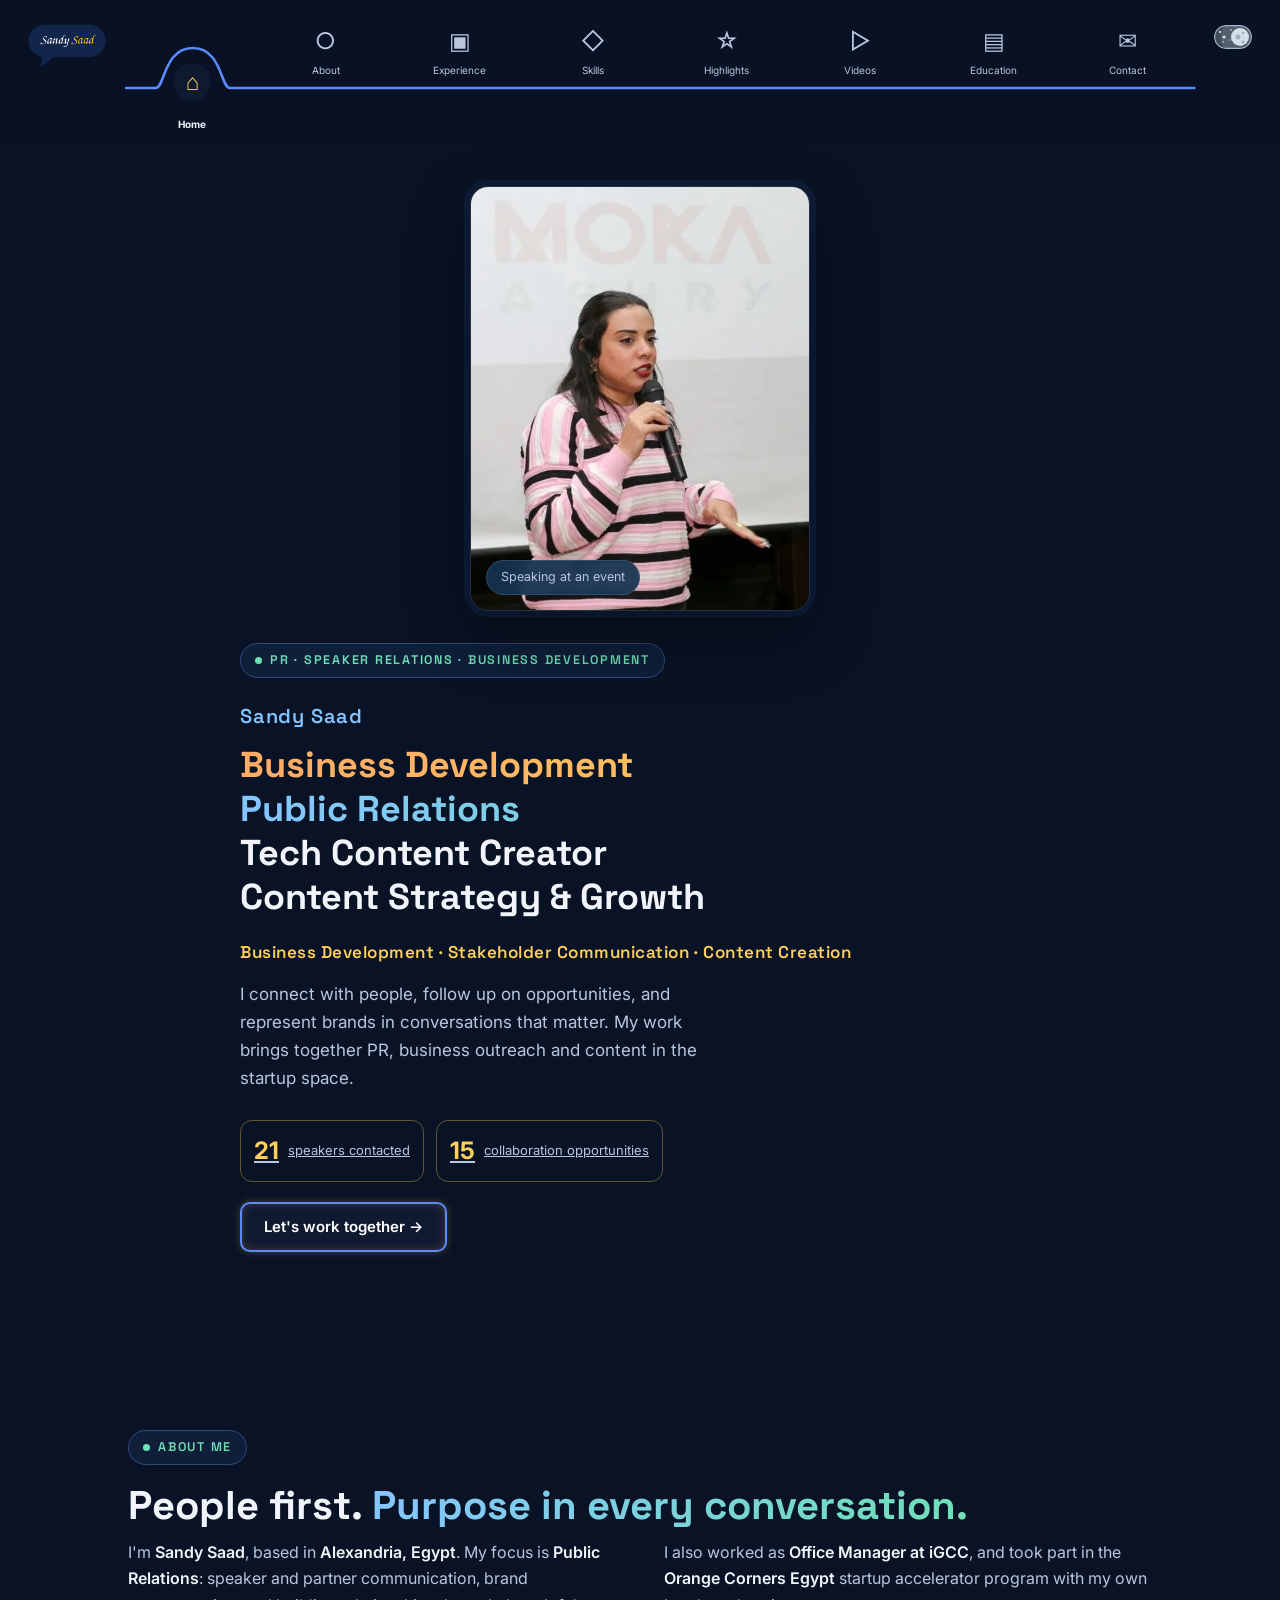
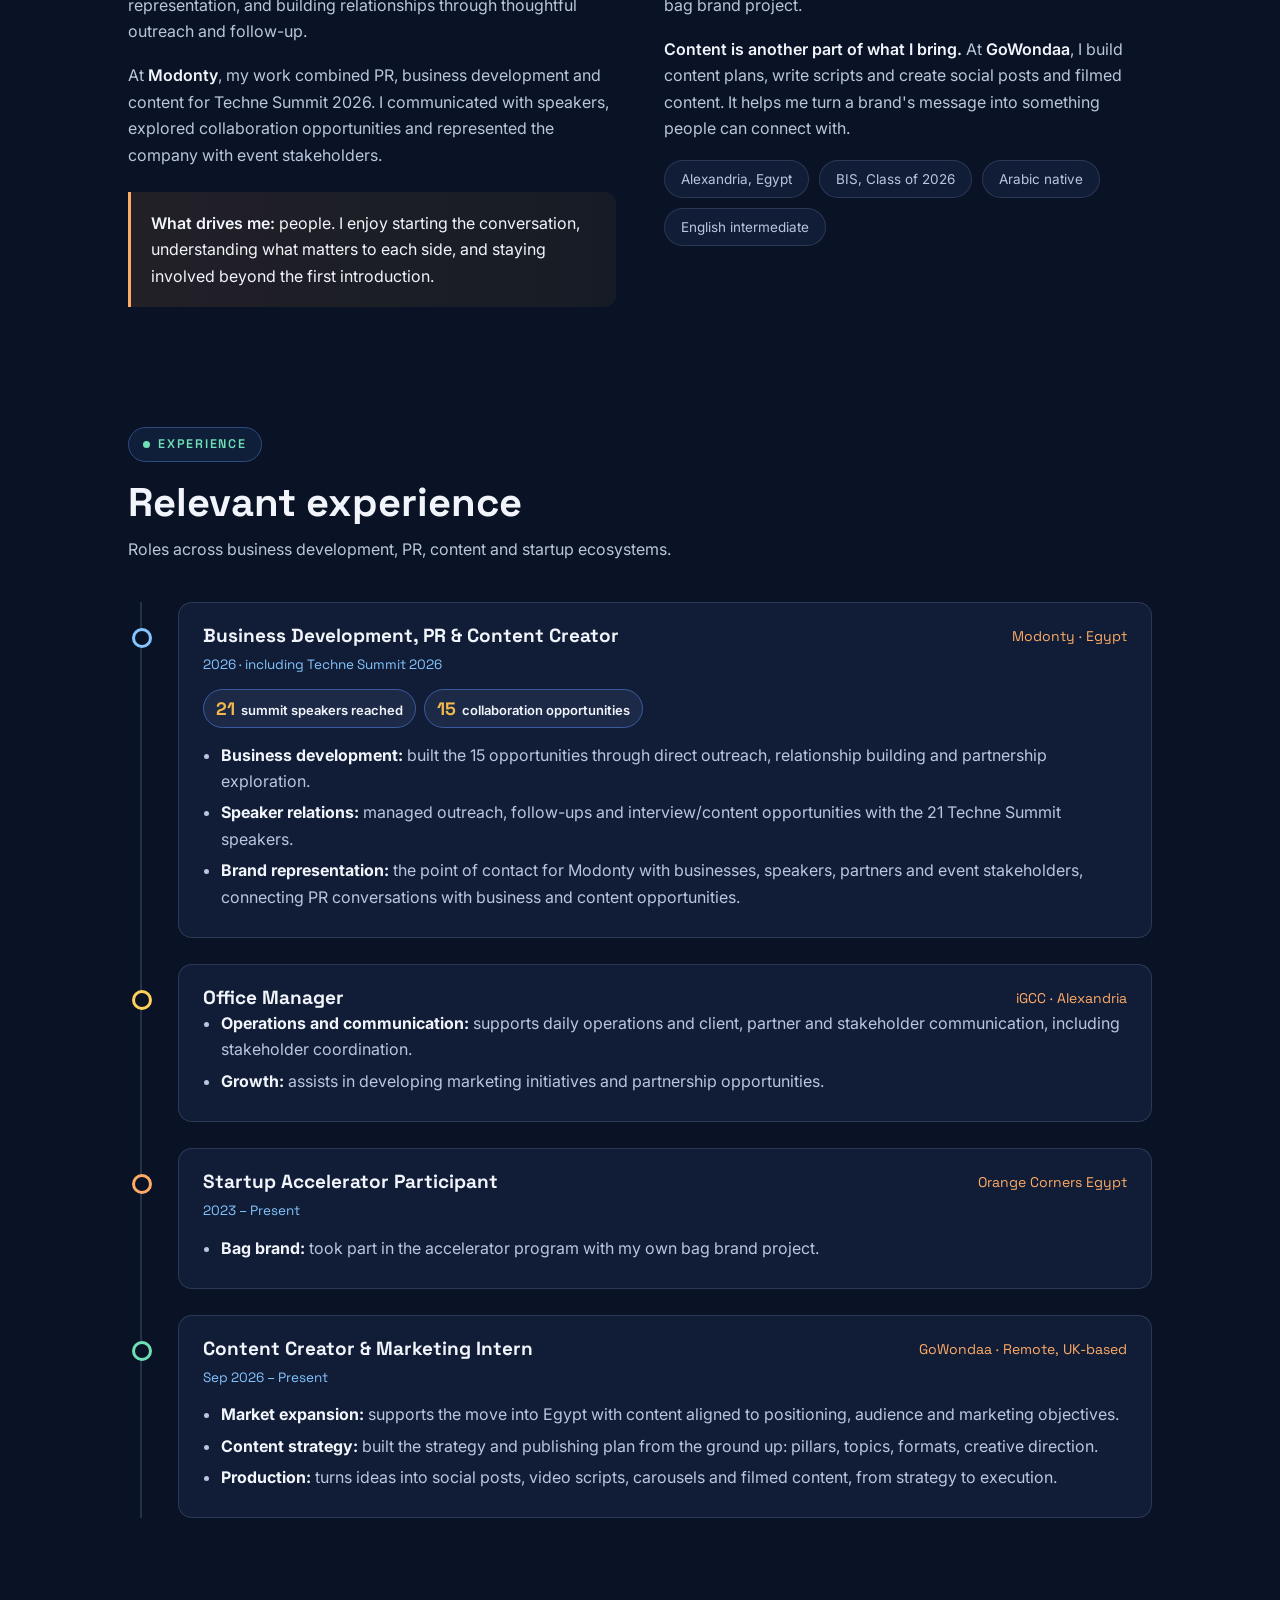
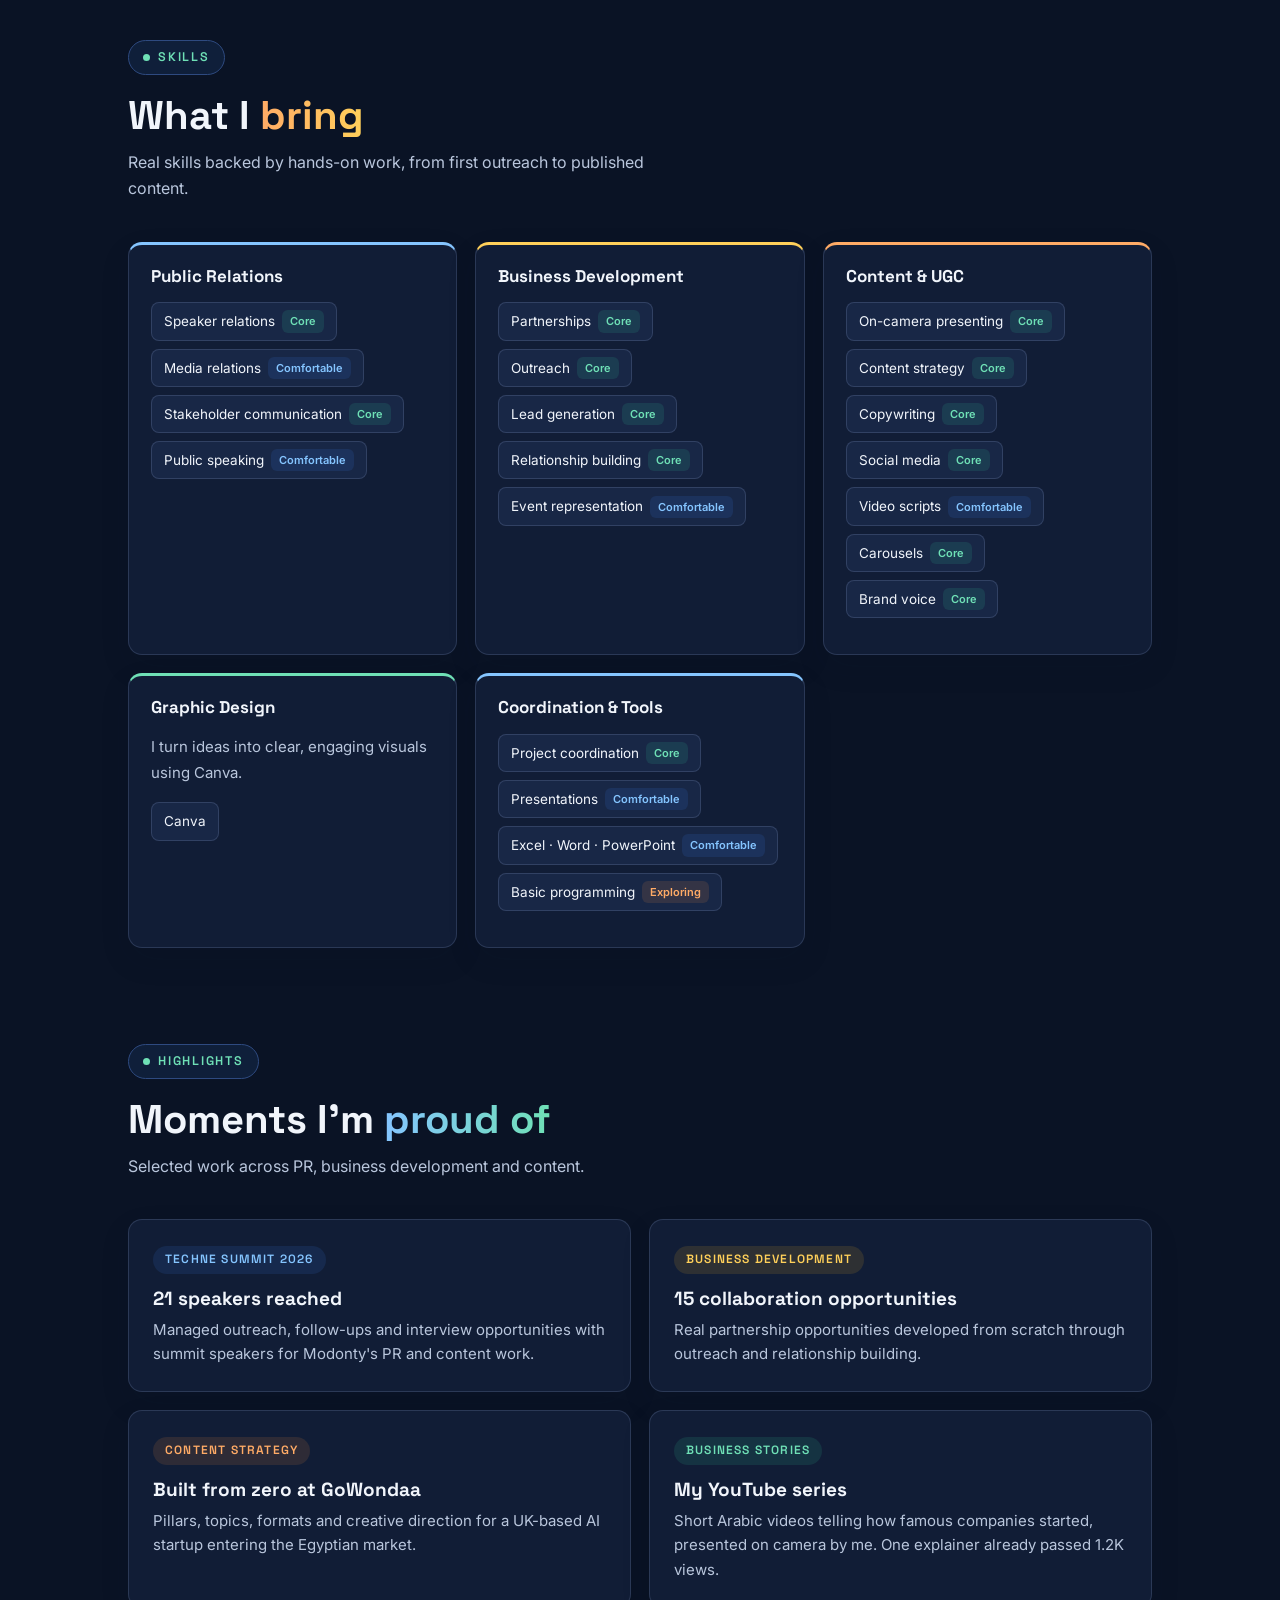
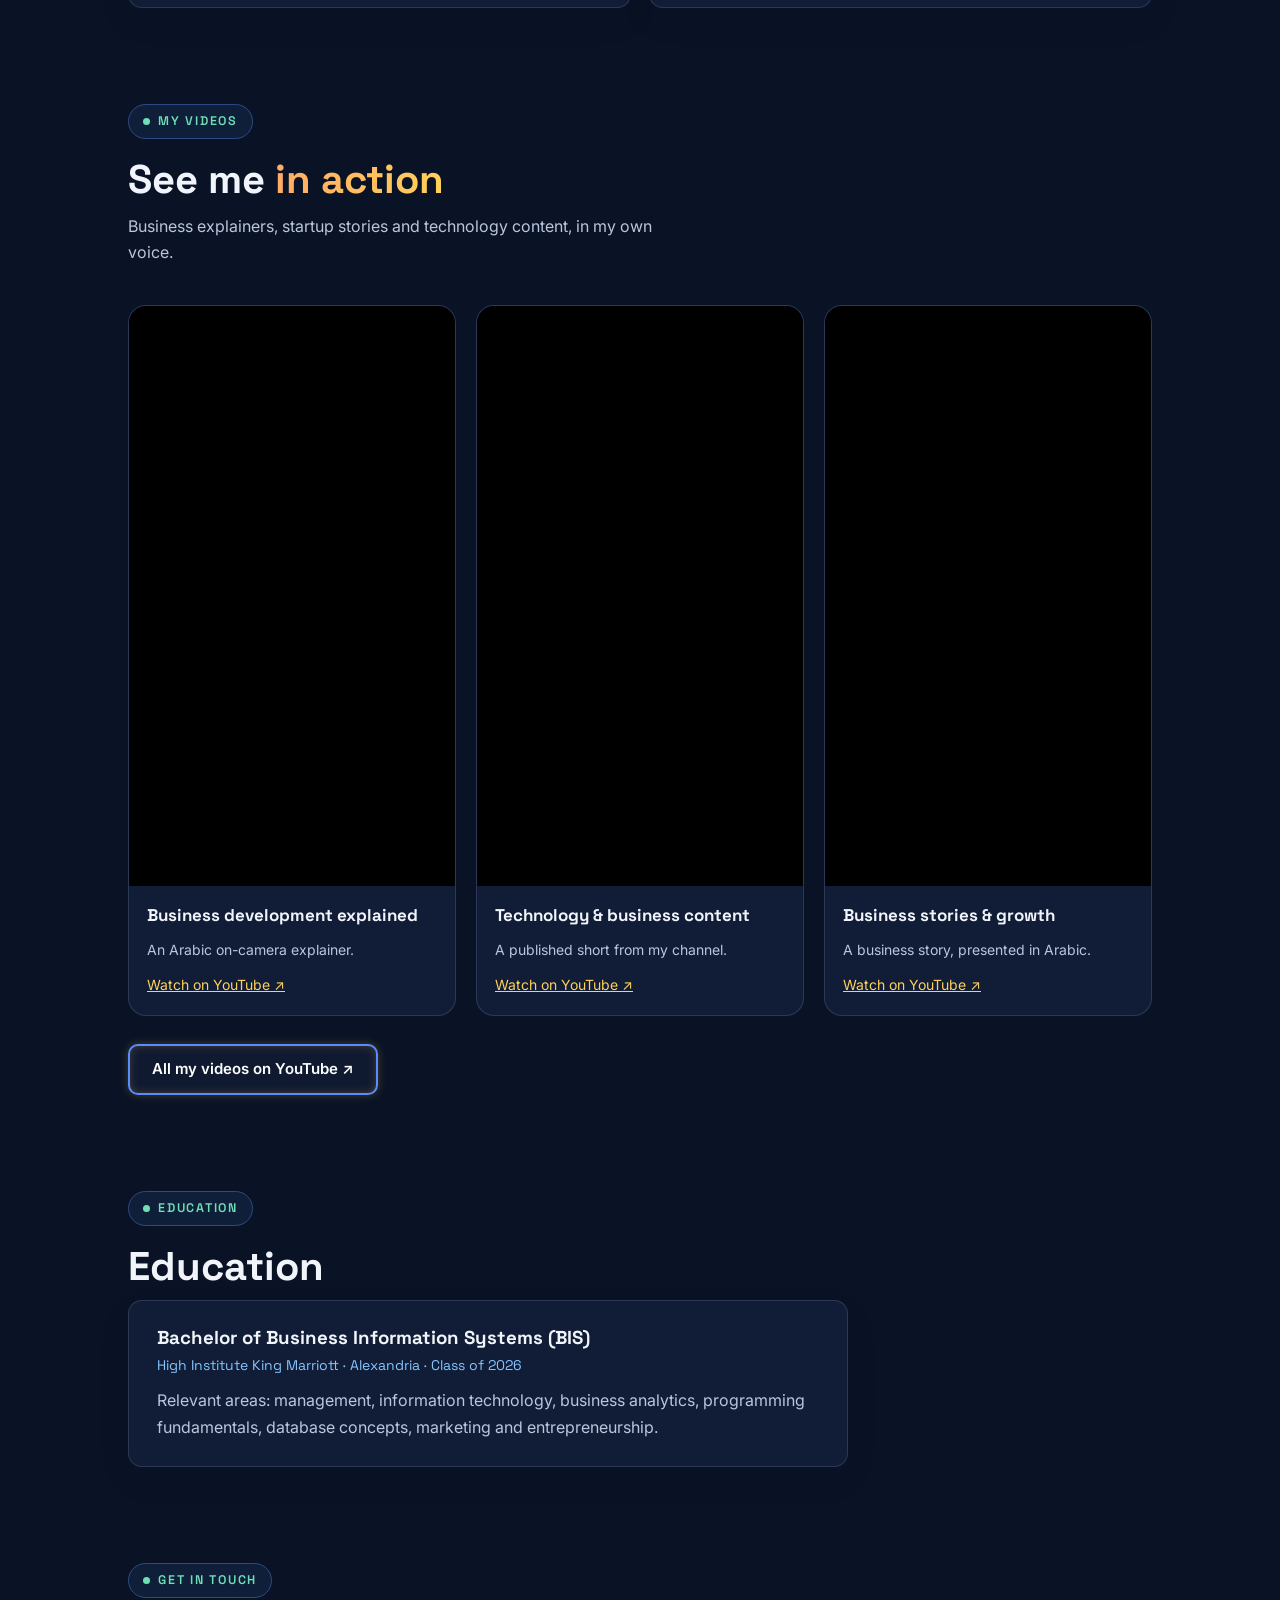
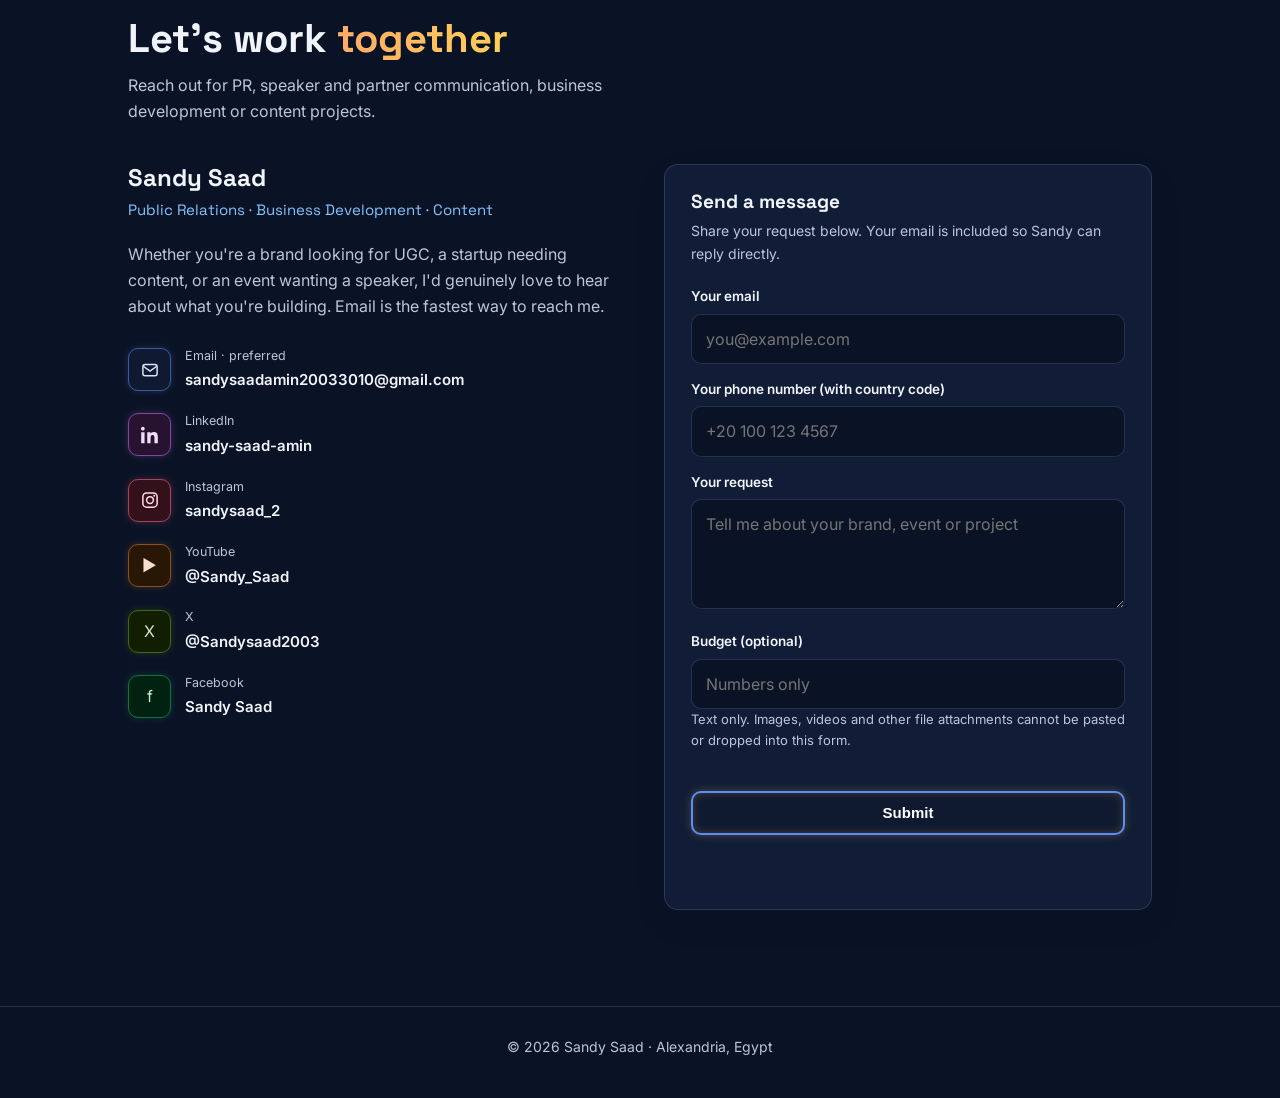
<file: preview/index.html>
<!DOCTYPE html>

<html lang="en">
<head>
<meta charset="utf-8"/>
<meta content="width=device-width, initial-scale=1.0" name="viewport"/>
<title>Sandy Saad | Public Relations, Business Development &amp; Content</title>
<meta content="Sandy Saad is a UGC creator and on-camera content presenter helping brands tell stories people actually watch." name="description"/>
<meta content="Sandy Saad | Public Relations, Business Development &amp; Content" property="og:title"/>
<meta content="UGC and on-camera content for brands, backed by real business development and PR experience." property="og:description"/>
<meta content="website" property="og:type"/>
<meta content="https://sandysaadamin20033010-dev.github.io/sandy.jpg" property="og:image"/>
<link href="data:image/svg+xml,%3Csvg xmlns='http://www.w3.org/2000/svg' viewBox='0 0 64 64'%3E%3Crect width='64' height='64' rx='14' fill='%230b1020'/%3E%3Crect x='2.5' y='2.5' width='59' height='59' rx='12' fill='none' stroke='%233b82f6' stroke-width='3'/%3E%3Ctext x='32' y='42' font-family='Arial' font-weight='bold' font-size='26' fill='%2334d399' text-anchor='middle'%3ESS%3C/text%3E%3C/svg%3E" rel="icon"/>
<link href="https://fonts.googleapis.com" rel="preconnect"/>
<link crossorigin="" href="https://fonts.gstatic.com" rel="preconnect"/>
<link href="https://fonts.googleapis.com/css2?family=Space+Grotesk:wght@500;600;700&amp;family=Inter:wght@400;500;600&amp;display=swap" rel="stylesheet" media="print" onload="this.media='all'"/><noscript><link href="https://fonts.googleapis.com/css2?family=Space+Grotesk:wght@500;600;700&amp;family=Inter:wght@400;500;600&amp;display=swap" rel="stylesheet"/></noscript>
<style>
:root {
  --bg: #163451;
  --panel: #1d405f;
  --panel-2: #284e6e;
  --line: rgba(192,220,242,0.20);
  --text: #f4f8fc;
  --text-2: #c2d4e3;
  --blue: #85c5ff;
  --yellow: #ffd05a;
  --orange: #ffab66;
  --green: #6fe0b6;
}
* { box-sizing: border-box; margin: 0; padding: 0; }
html { scroll-behavior: smooth; }
body {
  background: var(--bg);
  color: var(--text);
  font-family: 'Inter', system-ui, sans-serif;
  font-size: 16px;
  line-height: 1.65;
  -webkit-font-smoothing: antialiased;
}
h1, h2, h3 { font-family: 'Space Grotesk', 'Inter', sans-serif; font-weight: 700; line-height: 1.15; }
a { color: inherit; }

/* nav */
nav {
  position: sticky; top: 0; z-index: 50;
  display: flex; align-items: center; gap: 28px;
  padding: 14px 32px;
  background: rgba(22,52,81,0.94);
  backdrop-filter: blur(12px);
  border-bottom: 1px solid var(--line);
}
.logo { display: flex; align-items: center; gap: 10px; font-family: 'Space Grotesk'; font-weight: 700; font-size: 19px; text-decoration: none; }
.logo .chip {
  width: 34px; height: 34px; border-radius: 9px;
  display: grid; place-items: center;
  font-size: 13px; color: var(--blue);
  border: 1.5px solid rgba(59,130,246,0.5);
  background: rgba(59,130,246,0.12);
}
.logo .accent { color: var(--orange); }
nav .links { display: flex; gap: 24px; margin-left: auto; }
nav .links a { white-space:nowrap; text-decoration: none; color: var(--text-2); font-size: 14.5px; font-weight: 500; }
nav .links a:hover { color: var(--text); }
.btn {
  display: inline-flex; align-items: center; gap: 8px;
  font-weight: 600; font-size: 15px;
  padding: 11px 22px; border-radius: 10px;
  text-decoration: none; border: 0; cursor: pointer;
}
.btn-grad {
  background: linear-gradient(90deg, var(--blue), var(--green));
  color: #fff;
}
.btn-grad:hover { opacity: 0.9; }
.btn-ghost {
  background: transparent; color: var(--text);
  border: 1.5px solid var(--line);
}
.btn-ghost:hover { border-color: rgba(255,255,255,0.25); }
.btn-warm {
  background: linear-gradient(90deg, var(--orange), var(--yellow));
  color: #1c1005;
}

@media(max-width:1150px){nav .links{display:none}nav>.btn{margin-left:auto;white-space:nowrap}.logo{white-space:nowrap;flex-shrink:0}}
body{background:radial-gradient(ellipse 700px 650px at 4% 0%,rgba(133,197,255,.11),transparent 75%),var(--bg)}
.btn-grad{color:#102c45;background:linear-gradient(105deg,var(--blue),var(--green))}
.pill{color:var(--green);border-color:rgba(111,224,182,.4);background:rgba(111,224,182,.08)}
.hero-proof a{border-color:rgba(255,208,90,.35)!important}
.skill-card,.hl-card,.edu-card,.form-card{box-shadow:0 12px 30px rgba(5,24,42,.10)}
/* layout */
.wrap { max-width: 1080px; margin: 0 auto; padding: 0 28px; }
section { padding: 88px 0 8px; scroll-margin-top: 76px; }

/* pill label */
.pill {
  display: inline-flex; align-items: center; gap: 8px;
  font-family: 'Space Grotesk'; font-size: 12.5px; font-weight: 600;
  letter-spacing: 0.14em; text-transform: uppercase;
  color: var(--green);
  border: 1px solid rgba(52,211,153,0.35);
  background: rgba(52,211,153,0.08);
  padding: 6px 14px; border-radius: 999px;
}
.pill .dot { width: 7px; height: 7px; border-radius: 50%; background: var(--green); }
.section-title { font-size: 40px; margin: 18px 0 10px; }
.section-sub { color: var(--text-2); max-width: 560px; margin-bottom: 40px; }

/* hero */
.hero {
  display: flex; align-items: center; gap: 56px;
  padding: 72px 0 64px;
}
.hero-text { flex: 1 1 58%; }
.hero-name {
  font-family: 'Space Grotesk'; font-size: 20px; font-weight: 600;
  color: var(--blue); margin: 22px 0 10px; letter-spacing: 0.04em;
}
.hero h1 { font-size: 52px; }
.grad-cool {
  background: linear-gradient(90deg, var(--blue), var(--green));
  -webkit-background-clip: text; background-clip: text; color: transparent;
}
.grad-warm {
  background: linear-gradient(90deg, var(--orange), var(--yellow));
  -webkit-background-clip: text; background-clip: text; color: transparent;
}
.hero .keywords {
  font-family: 'Space Grotesk'; font-weight: 600; font-size: 17px;
  color: var(--yellow); margin: 18px 0 14px; letter-spacing: 0.03em;
}
.hero .quote { color: var(--text-2); font-size: 17px; max-width: 480px; margin-bottom: 28px; }
.hero .cta { display: flex; gap: 14px; flex-wrap: wrap; margin-bottom: 26px; }
.socials { display: flex; gap: 12px; }
.socials a {
  width: 42px; height: 42px; border-radius: 10px;
  display: grid; place-items: center;
  border: 1.5px solid var(--line); color: var(--text-2);
}
.socials a:hover { color: var(--text); border-color: rgba(255,255,255,0.25); }
.hero-photo { flex: 0 0 340px; position: relative; }
.hero-photo img {
  width: 100%; border-radius: 18px; display: block;
  object-fit: cover; aspect-ratio: 4/5; object-position: 50% 18%;
  border: 1px solid var(--line);
  box-shadow: 0 0 0 6px rgba(59,130,246,0.08), 0 24px 60px rgba(0,0,0,0.45);
}
.hero-photo .tag {
  position: absolute; bottom: 16px; left: 16px;
  background: rgba(22,52,81,0.92); backdrop-filter: blur(8px);
  border: 1px solid var(--line); border-radius: 999px;
  font-size: 12.5px; color: var(--text-2);
  padding: 6px 14px;
}

/* about */
.about-grid { display: grid; grid-template-columns: 1fr 1fr; gap: 48px; align-items: start; }
.about-copy p { color: var(--text-2); margin-bottom: 18px; }
.about-copy strong { color: var(--text); font-weight: 600; }
.highlight {
  border-left: 3px solid var(--orange);
  background: linear-gradient(90deg, rgba(251,146,60,0.10), rgba(251,191,36,0.05));
  border-radius: 0 12px 12px 0;
  padding: 18px 20px; margin: 24px 0;
  color: var(--text);
}
.fact-chips { display: flex; flex-wrap: wrap; gap: 10px; margin-top: 8px; }
.fact-chips span {
  border: 1px solid var(--line); background: var(--panel);
  border-radius: 999px; padding: 7px 16px;
  font-size: 13.5px; color: var(--text-2);
}

/* timeline */
.timeline { position: relative; margin-left: 12px; padding-left: 36px; border-left: 2px solid var(--line); }
.t-item { position: relative; margin-bottom: 26px; }
.t-item::before {
  content: ""; position: absolute; left: -46px; top: 26px;
  width: 14px; height: 14px; border-radius: 50%;
  background: var(--bg); border: 3px solid var(--blue);
}
.t-item:nth-child(4n+2)::before { border-color: var(--yellow); }
.t-item:nth-child(4n+3)::before { border-color: var(--orange); }
.t-item:nth-child(4n+4)::before { border-color: var(--green); }
.t-card {
  background: var(--panel); border: 1px solid var(--line);
  border-radius: 14px; padding: 22px 24px;
}
.t-card .row { display: flex; justify-content: space-between; gap: 16px; flex-wrap: wrap; }
.t-card h3 { font-size: 19px; }
.t-card .where { font-family: 'Space Grotesk'; font-size: 14px; color: var(--orange); }
.t-card .when { font-family: 'Space Grotesk'; font-size: 13.5px; color: var(--blue); margin: 6px 0 12px; }
.t-card ul { padding-left: 18px; color: var(--text-2); }
.t-card li { margin-bottom: 5px; }

/* skills */
.skill-grid { display: grid; grid-template-columns: repeat(3, 1fr); gap: 18px; }
.skill-card {
  background: var(--panel); border: 1px solid var(--line);
  border-radius: 14px; padding: 22px;
  border-top: 3px solid var(--blue);
}
.skill-card:nth-child(4n+2) { border-top-color: var(--yellow); }
.skill-card:nth-child(4n+3) { border-top-color: var(--orange); }
.skill-card:nth-child(4n+4) { border-top-color: var(--green); }
.skill-card h3 { font-size: 17px; margin-bottom: 16px; }
.chips { display: flex; flex-wrap: wrap; gap: 8px; }
.chip {
  display: inline-flex; align-items: center; gap: 7px;
  background: var(--panel-2); border: 1px solid var(--line);
  border-radius: 8px; padding: 7px 12px; font-size: 13.5px;
}
.lvl { font-size: 11px; font-weight: 600; padding: 2px 8px; border-radius: 6px; }
.lvl.core { color: var(--green); background: rgba(52,211,153,0.12); }
.lvl.comfy { color: var(--blue); background: rgba(59,130,246,0.12); }
.lvl.explore { color: var(--orange); background: rgba(251,146,60,0.12); }

/* highlights */
.hl-grid { display: grid; grid-template-columns: repeat(2, 1fr); gap: 18px; }
.hl-card {
  background: var(--panel); border: 1px solid var(--line);
  border-radius: 14px; padding: 24px;
}
.hl-card .tagline {
  display: inline-block; font-family: 'Space Grotesk'; font-size: 12px; font-weight: 600;
  letter-spacing: 0.1em; text-transform: uppercase;
  padding: 4px 12px; border-radius: 999px; margin-bottom: 14px;
}
.hl-card:nth-child(4n+1) .tagline { color: var(--blue); background: rgba(59,130,246,0.12); }
.hl-card:nth-child(4n+2) .tagline { color: var(--yellow); background: rgba(251,191,36,0.12); }
.hl-card:nth-child(4n+3) .tagline { color: var(--orange); background: rgba(251,146,60,0.12); }
.hl-card:nth-child(4n+4) .tagline { color: var(--green); background: rgba(52,211,153,0.12); }
.hl-card h3 { font-size: 19px; margin-bottom: 8px; }
.hl-card p { color: var(--text-2); font-size: 15px; }

/* education */
.edu-card {
  background: var(--panel); border: 1px solid var(--line);
  border-radius: 14px; padding: 26px 28px; max-width: 720px;
}
.edu-card .where { font-family: 'Space Grotesk'; font-size: 14px; color: var(--blue); margin: 6px 0 10px; }
.edu-card p { color: var(--text-2); }

/* contact */
.contact-grid { display: grid; grid-template-columns: 1fr 1fr; gap: 48px; align-items: start; }
.contact-id h3 { font-size: 24px; margin-bottom: 6px; }
.contact-id .role { font-family: 'Space Grotesk'; color: var(--blue); font-size: 15px; margin-bottom: 18px; }
.contact-id > p { color: var(--text-2); margin-bottom: 26px; }
.c-row { display: flex; align-items: center; gap: 14px; margin-bottom: 18px; text-decoration: none; }
.c-row .ico {
  width: 42px; height: 42px; border-radius: 10px; flex: none;
  display: grid; place-items: center;
  border: 1.5px solid var(--line); color: var(--blue);
  background: var(--panel);
}
.c-row .k { font-size: 12.5px; color: var(--text-2); display: block; }
.c-row .v { font-weight: 600; font-size: 15px; }
.c-row .v .pref { color: var(--green); font-size: 12px; font-weight: 600; }
.c-row:hover .v { color: var(--blue); }
.form-card {
  background: var(--panel); border: 1px solid var(--line);
  border-radius: 14px; padding: 26px;
}
.form-card h3 { font-size: 19px; margin-bottom: 6px; }
.form-card > p { color: var(--text-2); font-size: 14px; margin-bottom: 20px; }
.form-card label { display: block; font-size: 13.5px; font-weight: 600; margin: 14px 0 6px; }
.form-card input, .form-card textarea {
  width: 100%; background: var(--bg); color: var(--text);
  border: 1px solid var(--line); border-radius: 10px;
  padding: 11px 14px; font: inherit; font-size: 14.5px;
}
.form-card input:focus, .form-card textarea:focus { outline: none; border-color: var(--blue); }
.form-card textarea { min-height: 110px; resize: vertical; }
.form-card button { margin-top: 20px; width: 100%; justify-content: center; }
.form-card button:disabled { opacity: 0.6; cursor: wait; }
.form-status { margin-top: 14px; font-size: 14px; min-height: 1em; color: var(--text-2); }
.form-status.ok { color: var(--green); font-weight: 600; }
.form-status.err { color: var(--yellow); }
.form-status.err a { color: var(--yellow); text-decoration: underline; }

footer {
  margin-top: 88px; padding: 28px 0 40px;
  border-top: 1px solid var(--line);
  text-align: center; color: var(--text-2); font-size: 14px;
}

@media (max-width: 860px) {
  nav { padding: 12px 18px; gap: 14px; }
  nav .links { display: none; }
  .hero { flex-direction: column; align-items: flex-start; gap: 36px; }
  .hero-photo { flex: none; width: 100%; max-width: 360px; }
  .hero h1 { font-size: 38px; }
  .section-title { font-size: 30px; }
  .about-grid, .contact-grid, .hl-grid { grid-template-columns: 1fr; }
  .skill-grid { grid-template-columns: 1fr; }
}
.hero-proof {display:flex;gap:12px;flex-wrap:wrap;margin:20px 0;}
.hero-proof a {display:flex;align-items:center;gap:9px;border:1px solid var(--line);padding:10px 13px;border-radius:12px;color:var(--text-2);font-size:13px;}
.hero-proof strong {color:var(--yellow);font-size:24px;}
@media(max-width:600px){.hero h1{font-size:38px;line-height:1.12}.hero-proof{gap:8px}.hero-proof a{font-size:12px;padding:8px 10px}.hero-proof strong{font-size:21px}}
.hero h1.roles-title{font-size:36px;line-height:1.23}.roles-title>span:not(.role-divider){display:block}.roles-title .role-divider{display:none}@media(max-width:600px){.hero h1.roles-title{font-size:30px;line-height:1.25}}
.video-grid{display:grid;grid-template-columns:repeat(3,minmax(0,1fr));gap:20px;margin:28px 0}.video-card{background:var(--panel);border:1px solid var(--line);border-radius:18px;overflow:hidden}.video-card iframe{display:block;width:100%;aspect-ratio:9/16;border:0;background:#000}.video-copy{padding:18px}.video-copy h3{font-size:17px;line-height:1.4}.video-copy p{font-size:14px;color:var(--text-2);margin:10px 0}.video-copy a{font-size:14px;color:var(--yellow)}@media(max-width:700px){.video-grid{grid-template-columns:1fr}.video-card{max-width:360px;margin:auto;width:100%}}

/* Approved interaction and theme treatment. */
:root{--bg:#193f61;--panel:#204b6c;--panel-2:#285879;--text:#f2f7fc;--text-2:#c4d9e8;--line:rgba(185,216,238,.22)}
body{background:var(--bg);padding-bottom:105px;transition:background .3s,color .3s}nav{background:rgba(25,63,97,.96)}
.btn-grad,.btn-warm,.btn-ghost{background:#102c47;color:#fff;border:2px solid #65d9ae;box-shadow:inset 0 0 9px #efa24d70,0 0 8px #e9cf5570,0 0 20px #e9cf5530;transition:box-shadow .2s,transform .2s}
.btn-grad:hover,.btn-warm:hover,.btn-ghost:hover{opacity:1;color:#fff;border-color:#8cebd0;box-shadow:inset 0 0 12px #efa24d88,0 0 12px #e9cf5570,0 0 25px #e9cf5540;transform:translateY(-2px)}
.btn:focus-visible,.toggle:focus-visible,.nav-item:focus-visible,.c-row:focus-visible{outline:3px solid #f2d56b;outline-offset:5px}
.toggle{flex-shrink:0;width:91px;height:43px;border-radius:28px;border:2px solid #718b9e;background:#172335;position:relative;overflow:hidden;box-shadow:inset 0 3px 8px #0007;cursor:pointer}
.toggle .stars{color:white;position:absolute;font-size:13px;left:9px;top:7px;letter-spacing:3px}.toggle .clouds{position:absolute;left:17px;bottom:-14px;color:#e6f5ff;font-size:55px;opacity:0;transition:.4s}.toggle .orb{position:absolute;top:3px;left:49px;width:33px;height:33px;border-radius:50%;background:#dce4eb;box-shadow:0 2px 5px #0005;transition:.4s}.toggle .orb:after{content:'';position:absolute;top:8px;left:8px;width:11px;height:11px;border-radius:50%;background:#b2becb;box-shadow:12px 10px 0 -2px #b2becb}
body.day{--bg:#e6f0f8;--panel:#fff;--panel-2:#d2e5f3;--text:#173750;--text-2:#38566d;--line:#aac4d7;--blue:#21628b;--yellow:#7d6119;--orange:#9c5019;--green:#21664f}
.day nav{background:rgba(230,240,248,.96)}.day .toggle{background:#7cc9f4}.day .orb{left:4px;background:#ffdb47}.day .orb:after{opacity:0}.day .stars{opacity:0}.day .clouds{opacity:1}
.day .grad-cool{background:none;color:#21628b;-webkit-text-fill-color:#21628b}.day .grad-warm{background:none;color:#9c5019;-webkit-text-fill-color:#9c5019}.day .pill{color:#21664f;background:#d8ebe2;border-color:#7cb99e}.day .hero-proof a{border-color:#8fabc0!important}.day .hero-photo .tag{background:#dcebf5f0}.day .lvl{color:#21664f}.day .hl-card .tagline{color:#214e6e}.day .form-status.err{color:#ab2727}.day .form-status.ok{color:#21664f}
.demo-nav{position:fixed;z-index:100;bottom:18px;left:50%;transform:translateX(-50%);width:min(440px,calc(100% - 36px));display:flex;background:#f4f8fb;border-radius:18px;box-shadow:0 10px 30px #0004;padding:9px 5px 7px;justify-content:space-around;color:#173b56}
.nav-item{position:relative;display:flex;flex-direction:column;align-items:center;gap:3px;width:75px;cursor:pointer;border:0;background:none;color:#587080;font:11px Inter,sans-serif;z-index:2;min-height:48px}.nav-item .icon{display:grid;place-items:center;width:40px;height:35px;font-size:21px;transition:.3s}.nav-item.active .icon{border-radius:50%;background:#75dac9;color:#123f59;transform:translateY(-21px);box-shadow:0 0 0 8px var(--bg),0 0 0 9px #8cebdc}.nav-item.active .name{transform:translateY(-8px);color:#133f59;font-weight:700}
.neon-ico{display:grid;place-items:center;width:43px!important;height:43px!important;flex-shrink:0;border-radius:11px;background:#123348!important;color:#bafff7!important;border:1px solid #56ddc7;box-shadow:0 0 6px #27d8be88,0 0 15px #27d8be33;filter:hue-rotate(var(--hue));transition:box-shadow .2s}.c-row:hover .neon-ico{box-shadow:0 0 10px #27d8beaa,0 0 23px #27d8be66}
@media(max-width:600px){nav{gap:12px;padding:12px 18px}nav>.btn{display:none}.toggle{margin-left:auto}.logo{font-size:18px}}
@media(prefers-reduced-motion:reduce){html{scroll-behavior:auto}*,*:before,*:after{transition:none!important;animation:none!important}.btn:hover{transform:none}}
body{padding-bottom:180px}.demo-nav{display:grid;grid-template-columns:repeat(5,1fr);gap:12px 0;width:min(620px,calc(100% - 28px));padding:14px 5px 9px;bottom:12px}.nav-item{width:auto;min-width:0;min-height:48px;text-decoration:none}.nav-item .name{font-size:10px;white-space:nowrap}.nav-item.active .icon{transform:translateY(-7px);box-shadow:0 0 0 5px var(--bg),0 0 0 6px #8cebdc}.nav-item.active .name{transform:translateY(-2px)}.nav-item .icon{height:29px;width:34px;font-size:20px}@media(max-width:1300px){nav .links{display:none}nav>.btn{margin-left:auto}}@media(min-width:1000px){.demo-nav{grid-template-columns:repeat(10,1fr);width:min(940px,calc(100% - 48px));gap:0}body{padding-bottom:120px}}
/* One top navigation only, including the curved active marker. */
body{padding-bottom:0}nav{display:grid;grid-template-columns:1fr auto;gap:22px 20px;padding:14px 28px 12px;overflow:visible}nav .logo{grid-column:1}nav .toggle{grid-column:2;margin:0}.demo-nav{position:static;grid-column:1/-1;transform:none;width:100%;max-width:1120px;justify-self:center;margin-top:4px;display:grid;grid-template-columns:repeat(10,minmax(0,1fr));padding:12px 5px 7px;gap:0;border-radius:16px;box-shadow:0 4px 15px #0002}.nav-item{min-height:46px}.nav-item.active .icon{transform:translateY(-11px);box-shadow:0 0 0 6px var(--bg),0 0 0 7px #8cebdc}.nav-item .icon{transition:transform .25s}.nav-item:focus-visible{outline:2px solid #9c701b;outline-offset:0}section{scroll-margin-top:180px}#top{scroll-margin-top:180px}
@media(max-width:700px){nav{padding:12px 14px 10px;gap:15px 12px}.demo-nav{grid-template-columns:repeat(5,minmax(0,1fr));gap:12px 0;padding:12px 3px 7px;margin-top:0}.nav-item .name{font-size:10px}.nav-item.active .icon{transform:translateY(-6px);box-shadow:0 0 0 4px var(--bg),0 0 0 5px #8cebdc}section,#top{scroll-margin-top:245px}.hero{padding-top:40px}}

.socials a{position:relative;background:#102c47;color:#efffff;border:1px solid #65d9ae;box-shadow:0 0 8px #65d9ae60,inset 0 0 7px #44d3cb35;transition:transform .25s,box-shadow .25s,color .25s}.socials a:nth-child(2){border-color:#eb76cf;box-shadow:0 0 9px #ed62c04d}.socials a:nth-child(3){border-color:#73b8ff;box-shadow:0 0 9px #58b4ff60}.socials a:hover,.socials a:focus-visible{transform:translateY(-4px);color:white;box-shadow:0 0 18px #67e9cfaa}.day .socials a{background:#102c47;color:white}.nav-item.active:before{content:'';position:absolute;top:-26px;left:50%;transform:translateX(-50%);width:56px;height:56px;background:var(--bg);border-radius:50%;z-index:-1}.nav-item.active .icon{transform:translateY(-15px);border-radius:50%;height:34px;background:#e8ffff;box-shadow:0 0 8px #49d9e4,0 0 0 3px #317785;color:#18475e}.nav-item.active .name{transform:translateY(-8px)}.demo-nav{padding-top:18px;margin-top:12px}
@media(max-width:700px){.demo-nav{gap:19px 0;margin-top:6px}.nav-item.active:before{top:-24px;width:49px;height:49px}.nav-item.active .icon{transform:translateY(-10px);height:29px}.nav-item.active .name{transform:translateY(-3px)}}

/* Approved header-row sample, preview only. */
nav,.day nav{display:flex;align-items:flex-start;gap:20px;padding:16px 28px 4px;background:var(--bg);border:0;backdrop-filter:none;overflow:visible}
nav .logo{flex:none;margin-top:8px}nav .toggle{order:3;margin:9px 0 0;flex:none}
.nav-shell{position:relative;flex:1;min-width:0;height:124px}
.demo-nav{position:relative;left:auto;top:auto;bottom:auto;right:auto;display:flex;align-items:flex-start;justify-content:flex-start;overflow-x:auto;scrollbar-width:none;transform:none;grid-column:auto;margin:0;padding:0;width:100%;height:124px;background:transparent;border-radius:0;box-shadow:none;gap:0;scroll-behavior:smooth}
.demo-nav::-webkit-scrollbar{display:none}.header-curve{position:absolute;inset:0;width:100%;height:122px;pointer-events:none;z-index:1;overflow:visible}
.header-curve path{fill:none;stroke:#6fe0b6;stroke-width:2.5;stroke-linecap:round}
.nav-item{flex:1 0 65px;min-width:0;height:120px;min-height:120px;gap:0;padding:0;z-index:2;text-align:center;color:var(--text-2)}
.nav-item .icon{position:absolute;top:6px;left:50%;transform:translateX(-50%);display:grid;place-items:center;width:38px;height:38px;font-size:23px;transition:top .28s,background .28s,color .28s}
.nav-item .name{position:absolute;top:47px;left:0;right:0;font-size:10px;line-height:15px;white-space:nowrap;transition:top .28s;color:var(--text-2)}
.nav-item.active:before{display:none}.nav-item.active .icon{top:47px;transform:translateX(-50%);height:38px;width:38px;border-radius:50%;background:#102c47;color:#ffd05a;box-shadow:none}
.nav-item.active .name{top:101px;transform:none;color:var(--text);font-weight:700}
.toggle,.day .toggle{width:38px;height:24px;border-radius:20px;border:1.5px solid #6fe0b6;background:#102c47;box-shadow:none}.toggle .stars,.toggle .clouds{display:none}.toggle .orb,.day .toggle .orb{width:14px;height:14px;top:3.5px;left:18px;background:#ffd05a;box-shadow:none}.day .toggle .orb{left:3px}.toggle .orb:after{display:none}
.hero{padding-top:110px}section,#top{scroll-margin-top:160px}
@media(max-width:1100px){nav{gap:12px;padding:12px 16px 0}.nav-item{flex:0 0 78px}nav .logo{font-size:0;gap:0}nav .logo .chip{font-size:13px}.nav-shell{height:128px}nav .toggle{margin-top:9px}.hero{padding-top:90px}}
@media(prefers-reduced-motion:reduce){.demo-nav{scroll-behavior:auto}.nav-item .icon,.nav-item .name{transition:none}}

/* Exact-size illustrated day/night toggle. */
.toggle{width:38px;height:24px;border:0;background:transparent url("data:image/svg+xml,%3Csvg%20xmlns%3D%22http%3A%2F%2Fwww.w3.org%2F2000%2Fsvg%22%20width%3D%2238%22%20height%3D%2224%22%20viewBox%3D%220%200%2038%2024%22%3E%3Cg%20transform%3D%22translate%280%200%29%20scale%281%29%22%3E%3Cdefs%3E%3CclipPath%20id%3D%22c0-0-1%22%3E%3Crect%20width%3D%2238%22%20height%3D%2224%22%20rx%3D%2212%22%2F%3E%3C%2FclipPath%3E%3C%2Fdefs%3E%3Cg%20clip-path%3D%22url%28%23c0-0-1%29%22%3E%3Crect%20width%3D%2238%22%20height%3D%2224%22%20fill%3D%22%23172335%22%2F%3E%3Ccircle%20cx%3D%2226%22%20cy%3D%2212%22%20r%3D%2235%22%20fill%3D%22%23eef7ff%22%20opacity%3D%22.10%22%2F%3E%3Ccircle%20cx%3D%2226%22%20cy%3D%2212%22%20r%3D%2227%22%20fill%3D%22%23eef7ff%22%20opacity%3D%22.10%22%2F%3E%3Ccircle%20cx%3D%2226%22%20cy%3D%2212%22%20r%3D%2219%22%20fill%3D%22%23eef7ff%22%20opacity%3D%22.10%22%2F%3E%3Ccircle%20cx%3D%226%22%20cy%3D%227%22%20r%3D%221%22%20fill%3D%22white%22%2F%3E%3Ccircle%20cx%3D%229%22%20cy%3D%2217%22%20r%3D%220.7%22%20fill%3D%22white%22%2F%3E%3Ccircle%20cx%3D%2217%22%20cy%3D%225%22%20r%3D%220.7%22%20fill%3D%22white%22%2F%3E%3Ccircle%20cx%3D%2216%22%20cy%3D%2215%22%20r%3D%220.6%22%20fill%3D%22white%22%2F%3E%3Cpath%20d%3D%22M10%2010l.7%201.5%201.6.6-1.6.6-.7%201.5-.6-1.5-1.5-.6%201.5-.6Z%22%20fill%3D%22white%22%2F%3E%3Ccircle%20cx%3D%2226%22%20cy%3D%2212.8%22%20r%3D%229%22%20fill%3D%22%23000%22%20opacity%3D%22.2%22%2F%3E%3Ccircle%20cx%3D%2226%22%20cy%3D%2212%22%20r%3D%229%22%20fill%3D%22%23d5e0ea%22%2F%3E%3Ccircle%20cx%3D%2224%22%20cy%3D%2212%22%20r%3D%222.5%22%20fill%3D%22%239caec0%22%2F%3E%3Ccircle%20cx%3D%2229%22%20cy%3D%2217%22%20r%3D%221.6%22%20fill%3D%22%239caec0%22%2F%3E%3Ccircle%20cx%3D%2229%22%20cy%3D%228%22%20r%3D%221.3%22%20fill%3D%22%239caec0%22%2F%3E%3C%2Fg%3E%3Crect%20x%3D%22.6%22%20y%3D%22.6%22%20width%3D%2236.8%22%20height%3D%2222.8%22%20rx%3D%2211.4%22%20fill%3D%22none%22%20stroke%3D%22%23a4b8c7%22%20stroke-width%3D%221.2%22%2F%3E%3C%2Fg%3E%3C%2Fsvg%3E") center/38px 24px no-repeat;box-shadow:none}
.day .toggle{width:38px;height:24px;border:0;background:transparent url("data:image/svg+xml,%3Csvg%20xmlns%3D%22http%3A%2F%2Fwww.w3.org%2F2000%2Fsvg%22%20width%3D%2238%22%20height%3D%2224%22%20viewBox%3D%220%200%2038%2024%22%3E%3Cg%20transform%3D%22translate%280%200%29%20scale%281%29%22%3E%3Cdefs%3E%3CclipPath%20id%3D%22c0-0-1%22%3E%3Crect%20width%3D%2238%22%20height%3D%2224%22%20rx%3D%2212%22%2F%3E%3C%2FclipPath%3E%3C%2Fdefs%3E%3Cg%20clip-path%3D%22url%28%23c0-0-1%29%22%3E%3Crect%20width%3D%2238%22%20height%3D%2224%22%20fill%3D%22%2342a8e7%22%2F%3E%3Ccircle%20cx%3D%2212%22%20cy%3D%2212%22%20r%3D%2235%22%20fill%3D%22%23eef7ff%22%20opacity%3D%22.10%22%2F%3E%3Ccircle%20cx%3D%2212%22%20cy%3D%2212%22%20r%3D%2227%22%20fill%3D%22%23eef7ff%22%20opacity%3D%22.10%22%2F%3E%3Ccircle%20cx%3D%2212%22%20cy%3D%2212%22%20r%3D%2219%22%20fill%3D%22%23eef7ff%22%20opacity%3D%22.10%22%2F%3E%3Ccircle%20cx%3D%2220%22%20cy%3D%2225%22%20r%3D%227%22%20fill%3D%22%23eef7ff%22%2F%3E%3Ccircle%20cx%3D%2228%22%20cy%3D%2224%22%20r%3D%228%22%20fill%3D%22%23eef7ff%22%2F%3E%3Ccircle%20cx%3D%2236%22%20cy%3D%2221%22%20r%3D%228%22%20fill%3D%22%23eef7ff%22%2F%3E%3Ccircle%20cx%3D%2242%22%20cy%3D%2214%22%20r%3D%229%22%20fill%3D%22%23eef7ff%22%2F%3E%3Ccircle%20cx%3D%2212%22%20cy%3D%2212.8%22%20r%3D%229%22%20fill%3D%22%23000%22%20opacity%3D%22.2%22%2F%3E%3Ccircle%20cx%3D%2212%22%20cy%3D%2212%22%20r%3D%229%22%20fill%3D%22%23ffdc2e%22%2F%3E%3C%2Fg%3E%3Crect%20x%3D%22.6%22%20y%3D%22.6%22%20width%3D%2236.8%22%20height%3D%2222.8%22%20rx%3D%2211.4%22%20fill%3D%22none%22%20stroke%3D%22%23a4b8c7%22%20stroke-width%3D%221.2%22%2F%3E%3C%2Fg%3E%3C%2Fsvg%3E") center/38px 24px no-repeat;box-shadow:none}
.toggle .orb,.toggle .stars,.toggle .clouds{display:none}

/* Small-phone sizing fix without changing the approved layout. */
.contact-grid{grid-template-columns:repeat(2,minmax(0,1fr))}.contact-grid>*{min-width:0}.form-card{min-width:0;max-width:100%}.c-row{min-width:0;overflow-wrap:anywhere}
@media(max-width:860px){.contact-grid{grid-template-columns:minmax(0,1fr)}}
#mailForm input,#mailForm textarea{min-width:0;max-width:100%;font-size:16px}#mailForm button{min-height:44px}
.toggle{overflow:visible}.toggle:before{content:'';position:absolute;left:-4px;right:-4px;top:-10px;bottom:-10px;border-radius:20px}

/* Preview: complete side menu, preserving the approved header. */
.menu-toggle{order:4;flex:none;margin-top:0;width:44px;height:44px;display:grid;place-items:center;border:1px solid var(--line);border-radius:13px;background:var(--panel);color:var(--text);cursor:pointer;font-size:23px}
.site-drawer{position:fixed;inset:0 0 0 auto;margin:0;width:min(350px,calc(100% - 28px));height:100dvh;max-height:100dvh;max-width:none;padding:24px 22px;border:0;border-left:1px solid #6fe0b655;background:var(--bg);color:var(--text);box-shadow:-20px 0 70px #0005;overflow-y:auto;overscroll-behavior:contain;z-index:1000}
.site-drawer::backdrop{background:#061726aa;backdrop-filter:blur(4px)}
.drawer-head{display:flex;align-items:center;justify-content:space-between;gap:12px;padding-bottom:18px;border-bottom:1px solid #6fe0b655}.drawer-title{font-size:21px;font-weight:750}.drawer-subtitle{font-size:12px;color:var(--text-2);margin-top:5px}.drawer-close{width:44px;height:44px;border:1px solid var(--line);border-radius:50%;background:var(--panel);color:var(--text);font-size:26px;cursor:pointer}.drawer-links{display:grid;gap:3px;padding:16px 0}.drawer-link{display:flex;align-items:center;gap:15px;min-height:44px;padding:9px 13px;border:0;border-radius:11px;background:none;color:var(--text);text-decoration:none;font:500 15px Inter,sans-serif;text-align:left;cursor:pointer}.drawer-link .drawer-icon{width:24px;color:#6fe0b6;font-size:21px;text-align:center}.drawer-link:hover,.drawer-link[aria-current=page]{background:#6fe0b61c}.drawer-caption{font-size:10px;text-transform:uppercase;letter-spacing:2px;color:var(--text-2);margin:14px 13px 8px}.drawer-socials{display:grid;grid-template-columns:1fr 1fr;gap:4px}.drawer-socials a{min-height:44px;display:flex;align-items:center;padding:9px 13px;color:var(--text-2);font-size:13px;text-decoration:none;border-radius:9px}.drawer-socials a:hover{background:#6fe0b61c;color:var(--text)}.drawer-link:focus-visible,.drawer-close:focus-visible,.menu-toggle:focus-visible,.drawer-socials a:focus-visible{outline:2px solid #6fe0b6;outline-offset:2px}
@media(max-width:700px){nav,.day nav{gap:10px;padding:12px 16px 0}.demo-nav{overflow:hidden;justify-content:center}.nav-item:not(.active){display:none}.nav-item.active{flex:0 0 78px}.nav-shell{height:128px}nav .toggle{order:3}.menu-toggle{order:4}}

/* Photo-first Home preview */
.hero{flex-direction:column;align-items:center;gap:32px;padding-top:42px}
.hero-photo{flex:none;width:min(100%,340px);max-width:340px}
.hero-text{flex:none;width:100%;max-width:800px}
@media(max-width:700px){.hero{padding-top:28px;gap:28px}.hero-photo{width:min(100%,300px)}}

/* Deep navy dark theme, no green/teal tint in backgrounds or lines */
:root{--bg:#0a1325;--panel:#111d36;--panel-2:#182746;--text:#f1f5fb;--text-2:#b9c6dc;--line:rgba(160,185,230,.18)}
body:not(.day) nav{background:rgba(10,19,37,.97)}
body:not(.day) .header-curve path{stroke:#5b8cff}
body:not(.day) .btn-grad,body:not(.day) .btn-warm,body:not(.day) .btn-ghost{background:#0f1a31;border-color:#5b8cff;box-shadow:inset 0 0 9px #efa24d40,0 0 8px #e9cf5540}
body:not(.day) .btn-grad:hover,body:not(.day) .btn-warm:hover,body:not(.day) .btn-ghost:hover{border-color:#8fb0ff}
body:not(.day) .toggle{background-color:#0f1a31;border-color:#5b8cff}
body:not(.day) .nav-item.active .icon{background:#0f1a31}
body:not(.day) .site-drawer{border-left-color:#25365c;box-shadow:-20px 0 70px #0009}
body:not(.day) .site-drawer::backdrop{background:#02060fcc}
body:not(.day) .drawer-head{border-bottom-color:#25365c}
body:not(.day) .drawer-link .drawer-icon{color:#f2b84b}
body:not(.day) .drawer-link:hover,body:not(.day) .drawer-link[aria-current=page]{background:#5b8cff22}
body:not(.day) .neon-ico{background:#0f1a31!important;color:#d6e4ff!important;border-color:#3b5ba0;box-shadow:0 0 6px #3b5ba066}
body:not(.day) .pill{background:#0f1f3a;border-color:#2e4a80}
body:not(.day) .drawer-link:focus-visible,body:not(.day) .drawer-close:focus-visible,body:not(.day) .menu-toggle:focus-visible{outline-color:#8fb0ff}
.t-item{scroll-margin-top:160px}.chips{display:flex;flex-wrap:wrap;gap:8px;margin:0 0 14px}.chip-stat{font:600 13px Inter,sans-serif;padding:7px 12px;border-radius:999px;background:#fdf0d5;color:#7a3b0c;border:1px solid #f2c14e}.chip-stat strong{font:700 18px "Space Grotesk",sans-serif;color:#c2410c;margin-right:3px}body:not(.day) .chip-stat{background:#1d2a47;color:#f1f5fb;border-color:#3b5ba0}body:not(.day) .chip-stat strong{color:#f2b84b}.t-card li strong{color:var(--text)}
/* Feedback round: desktop row, contact-only links, clearly light theme */
@media(min-width:901px){.menu-toggle{display:none}}
body.day{--bg:#fffdf8;--panel:#ffffff;--panel-2:#f6f1e4;--text:#1f2937;--text-2:#4b5563;--line:#e3dccb;--blue:#1d4ed8;--yellow:#946200;--orange:#c2410c;--green:#15803d}
.day nav,.day nav.nav{background:#fffdf8}
.day .grad-cool{color:#1d4ed8;-webkit-text-fill-color:#1d4ed8}.day .grad-warm{color:#c2410c;-webkit-text-fill-color:#c2410c}
.day .pill{color:#15803d;background:#ecf8ef;border-color:#9fd6ad}.day .hero-proof a{border-color:#e3dccb!important}.day .hero-photo .tag{background:#fffdf8f0}.day .lvl{color:#15803d}.day .hl-card .tagline{color:#1d4ed8}.day .form-status.ok{color:#15803d}
.day .site-drawer{box-shadow:-20px 0 70px #0002;border-left-color:#e3dccb}.day .site-drawer::backdrop{background:#2a2a2a55}.day .drawer-head{border-bottom-color:#e3dccb}.day .drawer-link .drawer-icon{color:#c2410c}.day .drawer-link:hover,.day .drawer-link[aria-current=page]{background:#fdf0d5}
.day .header-curve path{stroke:#f2a900}.day .nav-item.active .icon{background:#fff3cf;color:#c2410c;box-shadow:0 0 0 1.5px #f2a900}.day .toggle{border-color:#e3dccb}
.day .neon-ico{background:#fff4dc!important;color:#c2410c!important;border-color:#f2c14e;box-shadow:none;filter:none}.day .c-row:hover .neon-ico{box-shadow:0 0 0 3px #f2c14e55}
@media(max-width:420px){.c-row .v{font-size:13.5px;overflow-wrap:anywhere}}
.hero-photo img{height:auto}

/* Personal logo (speech-bubble concept), preview only. */
nav .logo{align-items:center}
nav .logo .logo-img{height:44px;width:auto;display:block}
@media(max-width:1100px){nav .logo .logo-img{height:36px}}
</style>
</head>
<body>
<nav>
<a class="logo" href="#top" aria-label="Sandy Saad home"><img class="logo-img" src="[data-uri]" alt="Sandy Saad"/></a>


<button aria-label="Switch to light theme" aria-pressed="false" class="toggle"><span class="stars">✦ · ✧</span><span class="clouds">☁</span><span class="orb"></span></button><div class="nav-shell"><svg class="header-curve" aria-hidden="true"><path/></svg><div class="demo-nav"><button aria-current="page" aria-label="Home" class="nav-item active" data-target="top" type="button"><span class="icon">⌂</span><span class="name">Home</span></button><button aria-label="About" class="nav-item" data-target="about" type="button"><span class="icon">○</span><span class="name">About</span></button><button aria-label="Experience" class="nav-item" data-target="experience" type="button"><span class="icon">▣</span><span class="name">Experience</span></button><button aria-label="Skills" class="nav-item" data-target="skills" type="button"><span class="icon">◇</span><span class="name">Skills</span></button><button aria-label="Highlights" class="nav-item" data-target="highlights" type="button"><span class="icon">☆</span><span class="name">Highlights</span></button><button aria-label="Videos" class="nav-item" data-target="videos" type="button"><span class="icon">▷</span><span class="name">Videos</span></button><button aria-label="Education" class="nav-item" data-target="education" type="button"><span class="icon">▤</span><span class="name">Education</span></button><button aria-label="Contact" class="nav-item" data-target="contact" type="button"><span class="icon">✉</span><span class="name">Contact</span></button></div></div><button class="menu-toggle" type="button" aria-label="Open all sections" aria-haspopup="dialog" aria-controls="site-drawer" aria-expanded="false"><span aria-hidden="true">☰</span></button></nav><dialog class="site-drawer" id="site-drawer" aria-labelledby="drawer-title"><div class="drawer-head"><div><div class="drawer-title" id="drawer-title">Explore my portfolio</div><div class="drawer-subtitle">Sandy Saad</div></div><button class="drawer-close" type="button" aria-label="Close menu">×</button></div><div class="drawer-links"><button type="button" class="drawer-link" data-section="top"><span class="drawer-icon" aria-hidden="true">⌂</span>Home</button><button type="button" class="drawer-link" data-section="about"><span class="drawer-icon" aria-hidden="true">○</span>About me</button><button type="button" class="drawer-link" data-section="experience"><span class="drawer-icon" aria-hidden="true">▣</span>Experience</button><button type="button" class="drawer-link" data-section="skills"><span class="drawer-icon" aria-hidden="true">◇</span>Skills</button><button type="button" class="drawer-link" data-section="highlights"><span class="drawer-icon" aria-hidden="true">☆</span>Highlights</button><button type="button" class="drawer-link" data-section="videos"><span class="drawer-icon" aria-hidden="true">▷</span>Videos</button><button type="button" class="drawer-link" data-section="education"><span class="drawer-icon" aria-hidden="true">▤</span>Education</button><button type="button" class="drawer-link" data-section="contact"><span class="drawer-icon" aria-hidden="true">✉</span>Contact</button></div></dialog>
<div class="wrap" id="top">
<header class="hero">
<div class="hero-photo">
<img alt="Sandy Saad speaking into a microphone at an event" src="../sandy.jpg" width="576" height="720" fetchpriority="high" decoding="async"/>
<span class="tag">Speaking at an event</span>
</div>
<div class="hero-text">
<span class="pill"><span class="dot"></span>PR · Speaker Relations · Business Development</span>
<p class="hero-name">Sandy Saad</p>
<h1 class="roles-title"><span class="grad-warm">Business Development</span><span class="role-divider"> | </span><span class="grad-cool">Public Relations</span><span class="role-divider"> | </span><span>Tech Content Creator</span><span class="role-divider"> | </span><span>Content Strategy &amp; Growth</span></h1>
<p class="keywords">Business Development · Stakeholder Communication · Content Creation</p>
<p class="quote">I connect with people, follow up on opportunities, and represent brands in conversations that matter. My work brings together PR, business outreach and content in the startup space.</p><div class="hero-proof"><a href="#pr-work"><strong>21</strong> speakers contacted</a><a href="#pr-work"><strong>15</strong> collaboration opportunities</a></div>
<div class="cta">
<a class="btn btn-grad" href="#contact">Let's work together →</a>
</div>
</div>
</header>
<section id="about">
<span class="pill"><span class="dot"></span>About me</span>
<h2 class="section-title">People first. <span class="grad-cool">Purpose in every conversation.</span></h2>
<div class="about-grid">
<div class="about-copy">
<p>I'm <strong>Sandy Saad</strong>, based in <strong>Alexandria, Egypt</strong>. My focus is <strong>Public Relations</strong>: speaker and partner communication, brand representation, and building relationships through thoughtful outreach and follow-up.</p>
<p>At <strong>Modonty</strong>, my work combined PR, business development and content for Techne Summit 2026. I communicated with speakers, explored collaboration opportunities and represented the company with event stakeholders.</p>
<div class="highlight"><strong>What drives me:</strong> people. I enjoy starting the conversation, understanding what matters to each side, and staying involved beyond the first introduction.</div>
</div>
<div class="about-copy">
<p>I also worked as <strong>Office Manager at iGCC</strong>, and took part in the <strong>Orange Corners Egypt</strong> startup accelerator program with my own bag brand project.</p>
<p><strong>Content is another part of what I bring.</strong> At <strong>GoWondaa</strong>, I build content plans, write scripts and create social posts and filmed content. It helps me turn a brand's message into something people can connect with.</p>
<div class="fact-chips"><span>Alexandria, Egypt</span><span>BIS, Class of 2026</span><span>Arabic native</span><span>English intermediate</span></div>
</div>
</div>
</section>
<section id="experience">
<span class="pill"><span class="dot"></span>Experience</span>
<h2 class="section-title">Relevant experience</h2>
<p class="section-sub">Roles across business development, PR, content and startup ecosystems.</p>
<div class="timeline">
<div class="t-item" id="pr-work">
<div class="t-card">
<div class="row"><h3>Business Development, PR &amp; Content Creator</h3><span class="where">Modonty · Egypt</span></div>
<p class="when">2026 · including Techne Summit 2026</p>
<div class="chips"><span class="chip-stat"><strong>21</strong> summit speakers reached</span><span class="chip-stat"><strong>15</strong> collaboration opportunities</span></div>
<ul>
<li><strong>Business development:</strong> built the 15 opportunities through direct outreach, relationship building and partnership exploration.</li>
<li><strong>Speaker relations:</strong> managed outreach, follow-ups and interview/content opportunities with the 21 Techne Summit speakers.</li>
<li><strong>Brand representation:</strong> the point of contact for Modonty with businesses, speakers, partners and event stakeholders, connecting PR conversations with business and content opportunities.</li>
</ul>
</div>
</div>
<div class="t-item">
<div class="t-card">
<div class="row"><h3>Office Manager</h3><span class="where">iGCC · Alexandria</span></div>
<ul>
<li><strong>Operations and communication:</strong> supports daily operations and client, partner and stakeholder communication, including stakeholder coordination.</li>
<li><strong>Growth:</strong> assists in developing marketing initiatives and partnership opportunities.</li>
</ul>
</div>
</div>
<div class="t-item">
<div class="t-card">
<div class="row"><h3>Startup Accelerator Participant</h3><span class="where">Orange Corners Egypt</span></div>
<p class="when">2023 – Present</p>
<ul>
<li><strong>Bag brand:</strong> took part in the accelerator program with my own bag brand project.</li>
</ul>
</div>
</div>
<div class="t-item">
<div class="t-card">
<div class="row"><h3>Content Creator &amp; Marketing Intern</h3><span class="where">GoWondaa · Remote, UK-based</span></div>
<p class="when">Sep 2026 – Present</p>
<ul>
<li><strong>Market expansion:</strong> supports the move into Egypt with content aligned to positioning, audience and marketing objectives.</li>
<li><strong>Content strategy:</strong> built the strategy and publishing plan from the ground up: pillars, topics, formats, creative direction.</li>
<li><strong>Production:</strong> turns ideas into social posts, video scripts, carousels and filmed content, from strategy to execution.</li>
</ul>
</div>
</div>
</div>
</section>
<section id="skills">
<span class="pill"><span class="dot"></span>Skills</span>
<h2 class="section-title">What I <span class="grad-warm">bring</span></h2>
<p class="section-sub">Real skills backed by hands-on work, from first outreach to published content.</p>
<div class="skill-grid">
<div class="skill-card">
<h3>Public Relations</h3>
<div class="chips">
<span class="chip">Speaker relations <span class="lvl core">Core</span></span>
<span class="chip">Media relations <span class="lvl comfy">Comfortable</span></span>
<span class="chip">Stakeholder communication <span class="lvl core">Core</span></span>
<span class="chip">Public speaking <span class="lvl comfy">Comfortable</span></span>
</div>
</div><div class="skill-card">
<h3>Business Development</h3>
<div class="chips">
<span class="chip">Partnerships <span class="lvl core">Core</span></span>
<span class="chip">Outreach <span class="lvl core">Core</span></span>
<span class="chip">Lead generation <span class="lvl core">Core</span></span>
<span class="chip">Relationship building <span class="lvl core">Core</span></span>
<span class="chip">Event representation <span class="lvl comfy">Comfortable</span></span>
</div>
</div><div class="skill-card">
<h3>Content &amp; UGC</h3>
<div class="chips">
<span class="chip">On-camera presenting <span class="lvl core">Core</span></span>
<span class="chip">Content strategy <span class="lvl core">Core</span></span>
<span class="chip">Copywriting <span class="lvl core">Core</span></span>
<span class="chip">Social media <span class="lvl core">Core</span></span>
<span class="chip">Video scripts <span class="lvl comfy">Comfortable</span></span>
<span class="chip">Carousels <span class="lvl core">Core</span></span>
<span class="chip">Brand voice <span class="lvl core">Core</span></span>
</div>
</div><div class="skill-card">
<h3>Graphic Design</h3>
<p style="color:var(--text-2);font-size:15px;line-height:1.75;margin:16px 0">I turn ideas into clear, engaging visuals using Canva.</p>
<div class="chips"><span class="chip">Canva</span></div>
</div><div class="skill-card">
<h3>Coordination &amp; Tools</h3>
<div class="chips">
<span class="chip">Project coordination <span class="lvl core">Core</span></span>
<span class="chip">Presentations <span class="lvl comfy">Comfortable</span></span>
<span class="chip">Excel · Word · PowerPoint <span class="lvl comfy">Comfortable</span></span>
<span class="chip">Basic programming <span class="lvl explore">Exploring</span></span>
</div>
</div></div>
</section>
<section id="highlights">
<span class="pill"><span class="dot"></span>Highlights</span>
<h2 class="section-title">Moments I'm <span class="grad-cool">proud of</span></h2>
<p class="section-sub">Selected work across PR, business development and content.</p>
<div class="hl-grid">
<div class="hl-card">
<span class="tagline">Techne Summit 2026</span>
<h3>21 speakers reached</h3>
<p>Managed outreach, follow-ups and interview opportunities with summit speakers for Modonty's PR and content work.</p>
</div>
<div class="hl-card">
<span class="tagline">Business development</span>
<h3>15 collaboration opportunities</h3>
<p>Real partnership opportunities developed from scratch through outreach and relationship building.</p>
</div>
<div class="hl-card">
<span class="tagline">Content strategy</span>
<h3>Built from zero at GoWondaa</h3>
<p>Pillars, topics, formats and creative direction for a UK-based AI startup entering the Egyptian market.</p>
</div>
<div class="hl-card">
<span class="tagline">Business Stories</span>
<h3>My YouTube series</h3>
<p>Short Arabic videos telling how famous companies started, presented on camera by me. One explainer already passed 1.2K views.</p>
</div>
</div>
</section>
<section id="videos"><span class="pill"><span class="dot"></span>My videos</span><h2 class="section-title">See me <span class="grad-warm">in action</span></h2><p class="section-sub">Business explainers, startup stories and technology content, in my own voice.</p><div class="video-grid"><article class="video-card"><iframe allow="encrypted-media; picture-in-picture; web-share" allowfullscreen="" loading="lazy" referrerpolicy="strict-origin-when-cross-origin" src="https://www.youtube.com/embed/kciy7zQUx-s?feature=oembed" title="Business development explained, Sandy Saad"></iframe><div class="video-copy"><h3>Business development explained</h3><p>An Arabic on-camera explainer.</p><a href="https://www.youtube.com/shorts/kciy7zQUx-s" rel="noopener noreferrer" target="_blank">Watch on YouTube ↗</a></div></article><article class="video-card"><iframe allow="encrypted-media; picture-in-picture; web-share" allowfullscreen="" loading="lazy" referrerpolicy="strict-origin-when-cross-origin" src="https://www.youtube.com/embed/w9khCiRoBwo?feature=oembed" title="Technology &amp; business content, Sandy Saad"></iframe><div class="video-copy"><h3>Technology &amp; business content</h3><p>A published short from my channel.</p><a href="https://www.youtube.com/shorts/w9khCiRoBwo" rel="noopener noreferrer" target="_blank">Watch on YouTube ↗</a></div></article><article class="video-card"><iframe allow="encrypted-media; picture-in-picture; web-share" allowfullscreen="" loading="lazy" referrerpolicy="strict-origin-when-cross-origin" src="https://www.youtube.com/embed/D7LLKptHfUY?feature=oembed" title="Business stories &amp; growth, Sandy Saad"></iframe><div class="video-copy"><h3>Business stories &amp; growth</h3><p>A business story, presented in Arabic.</p><a href="https://www.youtube.com/shorts/D7LLKptHfUY" rel="noopener noreferrer" target="_blank">Watch on YouTube ↗</a></div></article></div><a class="btn btn-ghost" href="https://www.youtube.com/@Sandy_Saad/shorts" rel="noopener noreferrer" target="_blank">All my videos on YouTube ↗</a></section>
<section id="education">
<span class="pill"><span class="dot"></span>Education</span>
<h2 class="section-title">Education</h2>
<div class="edu-card">
<h3>Bachelor of Business Information Systems (BIS)</h3>
<p class="where">High Institute King Marriott · Alexandria · Class of 2026</p>
<p>Relevant areas: management, information technology, business analytics, programming fundamentals, database concepts, marketing and entrepreneurship.</p>
</div>
</section>
<section id="contact">
<span class="pill"><span class="dot"></span>Get in touch</span>
<h2 class="section-title">Let's work <span class="grad-warm">together</span></h2>
<p class="section-sub">Reach out for PR, speaker and partner communication, business development or content projects.</p>
<div class="contact-grid">
<div class="contact-id">
<h3>Sandy Saad</h3>
<p class="role">Public Relations · Business Development · Content</p>
<p>Whether you're a brand looking for UGC, a startup needing content, or an event wanting a speaker, I'd genuinely love to hear about what you're building. Email is the fastest way to reach me.</p>
<a class="c-row" href="mailto:sandysaadamin20033010@gmail.com">
<span class="ico neon-ico" style="--hue:0deg"><svg fill="none" height="18" stroke="currentColor" stroke-width="2" viewbox="0 0 24 24" width="18"><rect height="15" rx="3" width="19" x="2.5" y="4.5"></rect><path d="M3 7l9 6.5L21 7"></path></svg></span>
<span><span class="k">Email <span class="pref">· preferred</span></span><span class="v">sandysaadamin20033010@gmail.com</span></span>
</a>
<a class="c-row" href="https://www.linkedin.com/in/sandy-saad-amin">
<span class="ico neon-ico" style="--hue:55deg"><svg fill="currentColor" height="18" viewbox="0 0 24 24" width="18"><path d="M4.98 3.5C4.98 4.88 3.87 6 2.5 6S0 4.88 0 3.5 1.12 1 2.5 1s2.48 1.12 2.48 2.5zM.24 8.31h4.52V23H.24V8.31zM8.34 8.31h4.33v2h.06c.6-1.14 2.08-2.34 4.28-2.34 4.58 0 5.42 3.01 5.42 6.93V23h-4.52v-7.17c0-1.71-.03-3.91-2.38-3.91-2.39 0-2.75 1.86-2.75 3.79V23H8.34V8.31z"></path></svg></span>
<span><span class="k">LinkedIn</span><span class="v">sandy-saad-amin</span></span>
</a>
<a class="c-row" href="https://www.instagram.com/sandysaad_2/">
<span class="ico neon-ico" style="--hue:110deg"><svg fill="none" height="18" stroke="currentColor" stroke-width="2" viewbox="0 0 24 24" width="18"><rect height="19" rx="5" width="19" x="2.5" y="2.5"></rect><circle cx="12" cy="12" r="4.5"></circle><circle cx="17.6" cy="6.4" fill="currentColor" r="1.3" stroke="none"></circle></svg></span>
<span><span class="k">Instagram</span><span class="v">sandysaad_2</span></span>
</a>
<a class="c-row" href="https://www.youtube.com/@Sandy_Saad/shorts" rel="noopener noreferrer" target="_blank"><span aria-hidden="true" class="ico neon-ico" style="--hue:165deg">▶</span><span><span class="k">YouTube</span><span class="v">@Sandy_Saad</span></span></a>
<a class="c-row" href="https://x.com/Sandysaad2003" rel="noopener noreferrer" target="_blank"><span aria-hidden="true" class="ico neon-ico" style="--hue:220deg">X</span><span><span class="k">X</span><span class="v">@Sandysaad2003</span></span></a>
<a class="c-row" href="https://www.facebook.com/sandy.saad.839592/" rel="noopener noreferrer" target="_blank"><span aria-hidden="true" class="ico neon-ico" style="--hue:275deg">f</span><span><span class="k">Facebook</span><span class="v">Sandy Saad</span></span></a>
</div>
<form class="form-card" id="mailForm">
<h3>Send a message</h3>
<p>Share your request below. Your email is included so Sandy can reply directly.</p>
<label for="f-email">Your email</label>
<input autocomplete="email" id="f-email" maxlength="254" name="email" placeholder="you@example.com" required="" type="email"/>
<label for="f-phone">Your phone number (with country code)</label>
<input autocomplete="tel" id="f-phone" inputmode="tel" maxlength="20" name="phone" pattern="\+[1-9][0-9 ]{6,18}" placeholder="+20 100 123 4567" required="" title="Include + and your country code, followed by your phone number (7 to 15 digits total)." type="tel"/>
<label for="f-msg">Your request</label>
<textarea id="f-msg" maxlength="5000" name="request" placeholder="Tell me about your brand, event or project" required=""></textarea>
<label for="f-budget">Budget (optional)</label>
<input id="f-budget" inputmode="numeric" maxlength="15" name="budget" pattern="[0-9]+" placeholder="Numbers only" title="Numbers only, without currency symbols or separators." type="text"/>
<p style="font-size:13px;line-height:1.6">Text only. Images, videos and other file attachments cannot be pasted or dropped into this form.</p>
<input autocomplete="off" name="_honey" style="display:none" tabindex="-1" type="text"/>
<button class="btn btn-warm" id="f-submit" type="submit">Submit</button>
<p aria-live="polite" class="form-status" id="formStatus" role="status"></p>
</form>
</div>
</section>
</div>
<footer>
<p>© 2026 Sandy Saad · Alexandria, Egypt</p>
</footer>
<script>
var form = document.getElementById('mailForm');
var statusEl = document.getElementById('formStatus');
var submitBtn = document.getElementById('f-submit');
// Accept plain text only. Never turn clipboard or dragged files into uploads.
function blockFiles(e) {
  var transfer = e.clipboardData || e.dataTransfer;
  if (transfer && (transfer.files.length || Array.from(transfer.items || []).some(function (item) { return item.kind === 'file'; }))) {
    e.preventDefault();
    statusEl.className = 'form-status err';
    statusEl.textContent = 'Text only. Images, videos and other files are not accepted.';
    return true;
  }
  return false;
}
form.addEventListener('paste', blockFiles);
form.addEventListener('drop', blockFiles);
form.addEventListener('dragover', function (e) {
  if (e.dataTransfer && Array.from(e.dataTransfer.types || []).indexOf('Files') !== -1) e.preventDefault();
});
form.addEventListener('submit', function (e) {
  e.preventDefault();
  var email = document.getElementById('f-email').value.trim();
  var phoneInput = document.getElementById('f-phone');
  var phone = phoneInput.value.trim();
  var digits = phone.replace(/[^0-9]/g, '');
  if (!/^\+[1-9][0-9 ]+$/.test(phone) || digits.length < 7 || digits.length > 15) {
    statusEl.className = 'form-status err';
    statusEl.textContent = 'Include + and your country code, with 7 to 15 digits in total.';
    phoneInput.focus();
    return;
  }
  var budget = document.getElementById('f-budget').value.trim();
  var msg = document.getElementById('f-msg').value.trim();
  submitBtn.disabled = true;
  statusEl.className = 'form-status';
  statusEl.textContent = 'Sending…';
  fetch('https://formsubmit.co/ajax/sandysaadamin20033010@gmail.com', {
    method: 'POST',
    headers: { 'Content-Type': 'application/json', 'Accept': 'application/json' },
    body: JSON.stringify({
      email: email,
      phone: phone,
      request: msg,
      budget: budget,
      _replyto: email,
      _subject: 'Portfolio project enquiry',
      _template: 'box',
      _captcha: 'false',
      _honey: form.querySelector('[name=_honey]').value
    })
  }).then(function (res) {
    return res.json().then(function (data) {
      if (!res.ok || String(data.success) !== 'true') {
        var sendError = new Error('send failed');
        sendError.providerMessage = typeof data.message === 'string' ? data.message : '';
        throw sendError;
      }
    });
  }).then(function () {
    statusEl.className = 'form-status ok';
    statusEl.textContent = 'Your request was accepted by the email service. Sandy can reply to the email you provided.';
    form.reset();
    submitBtn.disabled = false;
  }).catch(function (error) {
    statusEl.className = 'form-status err';
    statusEl.textContent = /activat/i.test(error.providerMessage || '')
      ? 'This contact form is awaiting email activation. Please email Sandy directly for now.'
      : 'Your message could not be sent. Please try again or email Sandy directly.';
    console.warn('Contact form rejected:', error.providerMessage || error.message);
    submitBtn.disabled = false;
  });
});
</script>
<script>
(function(){
 var toggle=document.querySelector('.toggle');
 try{document.body.classList.toggle('day',localStorage.getItem('sandy-theme')==='day')}catch(e){}
 function syncTheme(){var day=document.body.classList.contains('day');toggle.setAttribute('aria-pressed',String(day));toggle.setAttribute('aria-label',day?'Switch to dark theme':'Switch to light theme')}
 syncTheme();toggle.addEventListener('click',function(){document.body.classList.toggle('day');syncTheme();try{localStorage.setItem('sandy-theme',document.body.classList.contains('day')?'day':'night')}catch(e){}});
 var buttons=Array.from(document.querySelectorAll('.nav-item'));
 function active(id){var old=document.querySelector('.nav-item.active');buttons.forEach(function(b){var selected=b.dataset.target===id;b.classList.toggle('active',selected);if(selected)b.setAttribute('aria-current','page');else b.removeAttribute('aria-current')});var now=document.querySelector('.nav-item.active');if(now&&now!==old){var menu=document.querySelector('.demo-nav');menu.scrollTo({left:now.offsetLeft-(menu.clientWidth-now.offsetWidth)/2,behavior:matchMedia('(prefers-reduced-motion: reduce)').matches?'auto':'smooth'})}requestAnimationFrame(drawCurve)}
 buttons.forEach(function(b){b.addEventListener('click',function(){var el=document.getElementById(b.dataset.target);if(el){el.scrollIntoView({behavior:matchMedia('(prefers-reduced-motion: reduce)').matches?'auto':'smooth'});active(b.dataset.target)}})});
 var menu=document.querySelector('.demo-nav'),shell=document.querySelector('.nav-shell'),curve=document.querySelector('.header-curve path');
 function drawCurve(){var item=document.querySelector('.nav-item.active');if(!item||!shell)return;var a=item.getBoundingClientRect(),b=shell.getBoundingClientRect(),cx=a.left+a.width/2-b.left,w=b.width;curve.setAttribute('d','M0 72 H'+(cx-37)+' C'+(cx-28)+' 72 '+(cx-29)+' 32 '+cx+' 32 C'+(cx+29)+' 32 '+(cx+28)+' 72 '+(cx+37)+' 72 H'+w)}
 menu.addEventListener('scroll',drawCurve,{passive:true});addEventListener('resize',drawCurve);requestAnimationFrame(drawCurve);
 var tracked=['top','about','experience','skills','highlights','videos','education','contact'];function syncScroll(){var id='top';tracked.forEach(function(t){var el=document.getElementById(t);if(el&&el.getBoundingClientRect().top<innerHeight*.45)id=t});active(id)}
 addEventListener('scroll',syncScroll,{passive:true});syncScroll();
})();
</script><script>
(function(){const drawer=document.getElementById('site-drawer'),opener=document.querySelector('.menu-toggle');let previousOverflow='';function close(){drawer.close()}opener.addEventListener('click',()=>{drawer.querySelectorAll('[data-section]').forEach(b=>{if(document.querySelector('.nav-item.active')?.dataset.target===b.dataset.section)b.setAttribute('aria-current','page');else b.removeAttribute('aria-current')});previousOverflow=document.body.style.overflow;document.body.style.overflow='hidden';opener.setAttribute('aria-expanded','true');drawer.showModal()});drawer.addEventListener('close',()=>{document.body.style.overflow=previousOverflow;opener.setAttribute('aria-expanded','false');opener.focus()});drawer.querySelector('.drawer-close').addEventListener('click',close);drawer.addEventListener('click',e=>{if(e.target===drawer){let r=drawer.getBoundingClientRect();if(e.clientX<r.left||e.clientX>r.right)close()}});drawer.querySelectorAll('[data-section]').forEach(b=>b.addEventListener('click',()=>{close();document.querySelector('.nav-item[data-target="'+b.dataset.section+'"]').click()}))})();
</script></body>
                                                                                                                                                                                                                                                                                                                                                                                                                                                                                                                                                                                                                                                                                                                                                                                                                                                                                                                                                                                                                                                                                                                                                                                                                                                                                                                                                                                                                                                                                                                                                                                                                                                                                                                                                                                                                                                                                                                                                                                                                                                                                                                                </html>
</file>
